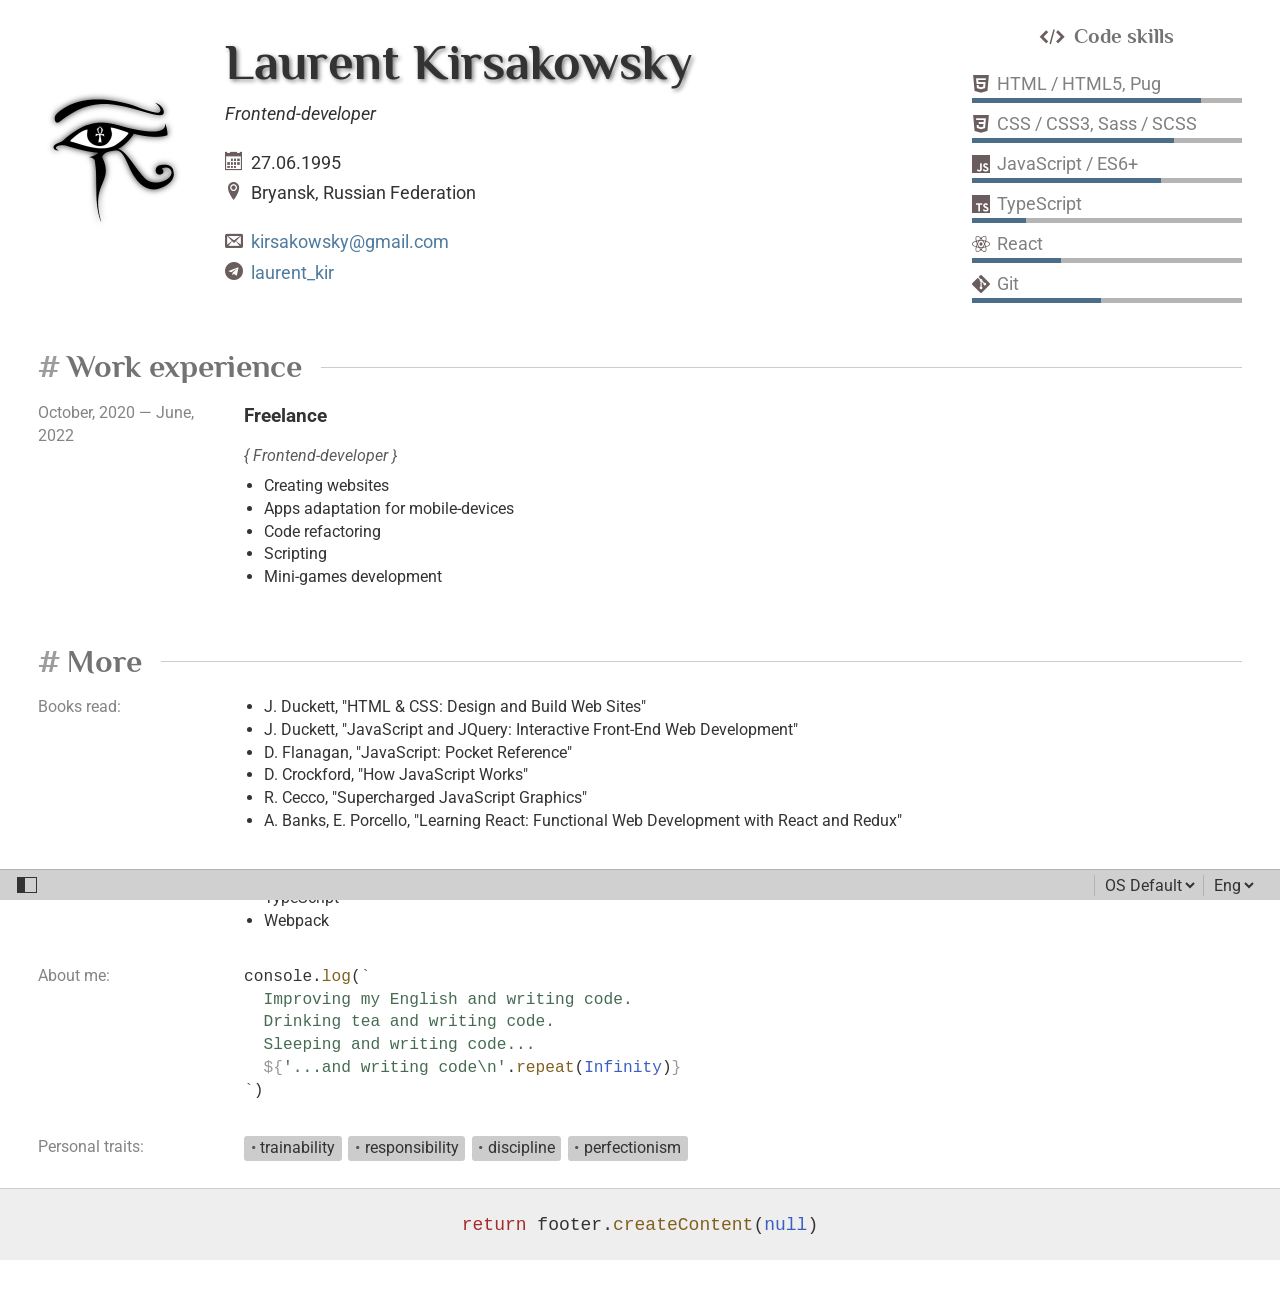
<file: index.html>
<!DOCTYPE html>
<html lang="ru">
  <head>
    <meta charset="utf-8">
    <meta name="viewport" content="width=device-width, initial-scale=1.0">
    <title>Resume</title>
    <link rel="shortcut icon" href="favicon.png">
    <link rel="preconnect" href="https://fonts.googleapis.com">
    <link rel="preconnect" href="https://fonts.gstatic.com" crossorigin>
    <link rel="stylesheet" href="https://fonts.googleapis.com/css2?family=Philosopher:wght@700&family=Roboto&display=swap">
    <link rel="stylesheet" href="style.css">
    <script src="script.js" defer></script>
  </head>
  <body>
    <div style="position:absolute;visibility:hidden;">a|а<b class="heading">a|а</b></div>
    <aside class="sidebar json"></aside>
    <main class="main">
      <header>
        <section class="info">
          <img class="info__avatar" src="avatar.png" alt="Avatar" width="151">
          <div class="info__body">
            <h1 class="heading info__name" data-ru="Лоран Кирсаковский">Laurent Kirsakowsky</h1>
            <div style="margin-bottom: 1em;"><em>Frontend-developer</em></div>
            <div><i class="icon-date"></i>27.06.1995</div>
            <div><i class="icon-location"></i><span data-ru="Россия, г. Брянск">Bryansk, Russian Federation</span></div>
            <adress class="info__contacts">
              <div><i class="icon-mail"></i><a class="info__link" href="mailto:kirsakowsky@gmail.com">kirsakowsky@gmail.com</a></div>
              <div><i class="icon-tg"></i><a class="info__link" href="https://t.me/laurent_kir">laurent_kir</a></div>
            </adress>
          </div>
        </section>
        <aside class="skills">
          <h3 class="heading skills__title"><i class="icon-code"></i><span data-ru="Тех. навыки">Code skills</span></h3>
          <div class="skills__body">
            <div class="skill" style="--exp:85%;">
              <div class="skill__name"><i class="icon-html"></i>HTML / HTML5, Pug</div>
              <div class="skill__track"></div>
            </div>
            <div class="skill" style="--exp:75%;">
              <div class="skill__name"><i class="icon-css"></i>CSS / CSS3, Sass / SCSS</div>
              <div class="skill__track"></div>
            </div>
            <div class="skill" style="--exp:70%;">
              <div class="skill__name"><i class="icon-js"></i>JavaScript / ES6+</div>
              <div class="skill__track"></div>
            </div>
            <div class="skill" style="--exp:20%;">
              <div class="skill__name"><i class="icon-ts"></i>TypeScript</div>
              <div class="skill__track"></div>
            </div>
            <div class="skill" style="--exp:33%;">
              <div class="skill__name"><i class="icon-react"></i>React</div>
              <div class="skill__track"></div>
            </div>
            <div class="skill" style="--exp:48%;">
              <div class="skill__name"><i class="icon-git"></i>Git</div>
              <div class="skill__track"></div>
            </div>
          </div>
        </aside>
      </header>
      <section class="section experience">
        <h3 class="heading section__title" data-ru="Опыт работы">Work experience</h3>
        <div class="block job">
          <div class="block__label job__label"><span data-ru="Октябрь">October</span>, 2020 &mdash; <span data-ru="Июнь">June</span>, 2022</div>
          <div class="block__info">
            <h4 class="job__title" data-ru="Фриланс">Freelance</h4>
            <div class="job__kind">Frontend-developer</div>
            <ul>
              <li data-ru="Верстка сайтов">Creating websites</li>
              <li data-ru="Адаптация приложений под мобильные девайсы">Apps adaptation for mobile-devices</li>
              <li data-ru="Рефакторинг кода">Code refactoring</li>
              <li data-ru="Написание скриптов">Scripting</li>
              <li data-ru="Разработка мини-игр">Mini-games development</li>
            </ul>
          </div>
        </div>
      </section>
      <section class="section more">
        <h3 class="heading section__title" data-ru="Доп. информация">More</h3>
        <div class="block">
          <div class="block__label" data-ru="Прочитанные книги">Books read</div>
          <div class="block__info">
            <ul>
              <li data-ru="Дж. Дакетт, &quot;HTML и CSS. Разработка и создание веб-сайтов&quot;">J. Duckett, "HTML & CSS: Design and Build Web Sites"</li>
              <li data-ru="Дж. Дакетт, &quot;JavaScript и jQuery. Интерактивная веб-разработка&quot;">J. Duckett, "JavaScript and JQuery: Interactive Front-End Web Development"</li>
              <li data-ru="Д. Флэнаган, &quot;JavaScript. Карманный справочник&quot;">D. Flanagan, "JavaScript: Pocket Reference"</li>
              <li data-ru="Д. Крокфорд, &quot;Как устроен JavaScript&quot;">D. Crockford, "How JavaScript Works"</li>
              <li data-ru="Р. Чекко, &quot;Графика на JavaScript&quot;">R. Cecco, "Supercharged JavaScript Graphics"</li>
              <li data-ru="А. Бэнкс, Е. Порселло, &quot;React и Redux. Функциональная веб-разработка&quot;">A. Banks, E. Porcello, "Learning React: Functional Web Development with React and Redux"</li>
            </ul>
          </div>
        </div>
        <div class="block">
          <div class="block__label" data-ru="Изучаю сейчас">In learning</div>
          <div class="block__info">
            <ul>
              <li>React</li>
              <li>TypeScript</li>
              <li>Webpack</li>
            </ul>
          </div>
        </div>
        <div class="block">
          <div class="block__label" data-ru="Обо мне">About me</div>
          <div class="block__info">
            <code>
              console.<span class="token-func">log</span>(<span class="token-string about">&grave;
                <span data-ru="Совершенствую английский и пишу код.">Improving my English and writing code.</span>
                <span data-ru="Пью чай и пишу код.">Drinking tea and writing code.</span>
                <span data-ru="Сплю и пишу код...">Sleeping and writing code...</span>
                <span class="scope-interpolation">
                  <span>${</span>
                  <span class="token-string" data-ru="'...и пишу код\n'">'...and writing code\n'</span>.
                  <span class="token-func">repeat</span>(<span class="token-constant">Infinity</span>)
                  <span>}</span>
                </span>
              &grave;</span>)
            </code>
          </div>
        </div>
        <div class="block">
          <div class="block__label" data-ru="Личные качества">Personal traits</div>
          <div class="block__info">
            <span class="tags">
              <span class="tag" data-ru="обучаемость">trainability</span>
              <span class="tag" data-ru="ответственность">responsibility</span>
              <span class="tag" data-ru="дисциплинированность">discipline</span>
              <span class="tag" data-ru="перфекционизм">perfectionism</span>
            </span>
          </div>
        </div>
      </section>
      <footer>
        <code>
          <span class="token-key">return</span>
          footer.<span class="token-func">createContent</span>(<span class="token-constant">null</span>)
        </code>
      </footer>
    </main>
    <div id="status-bar">
      <button id="sidebar-switcher" tabindex="-1"></button>
      <div style="display: flex;">
        <span class="select-wrapper">
          <select id="theme-switcher" tabindex="-1">
            <option value="light">Light</option>
            <option value="dark">Dark</option>
            <option value="default" selected>OS Default</option>
          </select>
        </span>
        <span class="select-wrapper">
          <select id="lang-switcher" tabindex="-1">
            <option value="en" selected>Eng</option>
            <option value="ru">Ru</option>
          </select>
        </span>
      </div>
    </div>
  </body>
</html>
</file>
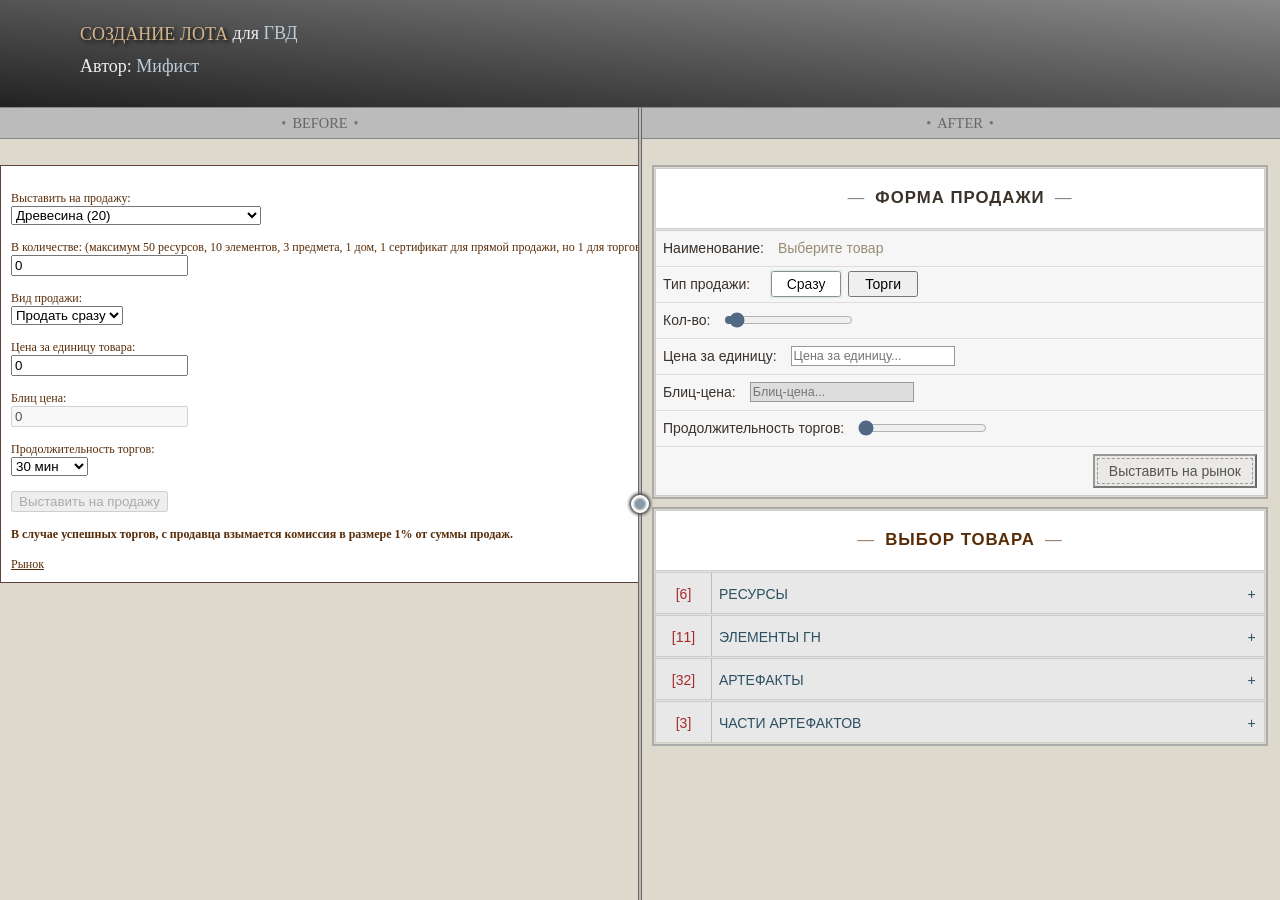
<file: hwm/auction_new_lot/index.html>
<!DOCTYPE html>
<html>
<head>
  <meta charset="utf-8">
  <meta name="viewport" content="width=device-width, initial-scale=1.0">
  <title>HWM: auction lot</title>
  <link rel="shortcut icon" href="/fav.png">
  <link rel="stylesheet" href="../preview.css">
</head>
<body>
  <div class="header">
    <a class="header__logo" href="https://heroeswm.ru" target="_blank"></a>
    <div class="header__content">
      <span class="header__name">Создание лота</span> для <a class="hwm" href="https://heroeswm.ru" title="Герои войны и денег" target="_blank">гвд</a>
      <div class="header__author">Автор: <a href="https://www.heroeswm.ru/pl_info.php?id=5781303" target="_blank">Мифист</a></div>
    </div>
  </div>
  <div class="content">
    <div class="frameBox">
      <div class="frameBox__title">before</div>
      <iframe src="old.html" class="frame"></iframe>
    </div>
    <div class="frameBox">
      <div class="frameBox__title">after</div>
      <iframe src="new.html" class="frame"></iframe>
    </div>
    <div class="range">
      <div class="range__thumb"></div>
    </div>
  </div>
  <script src="../compare.js"></script>
</body>
</html>
</file>
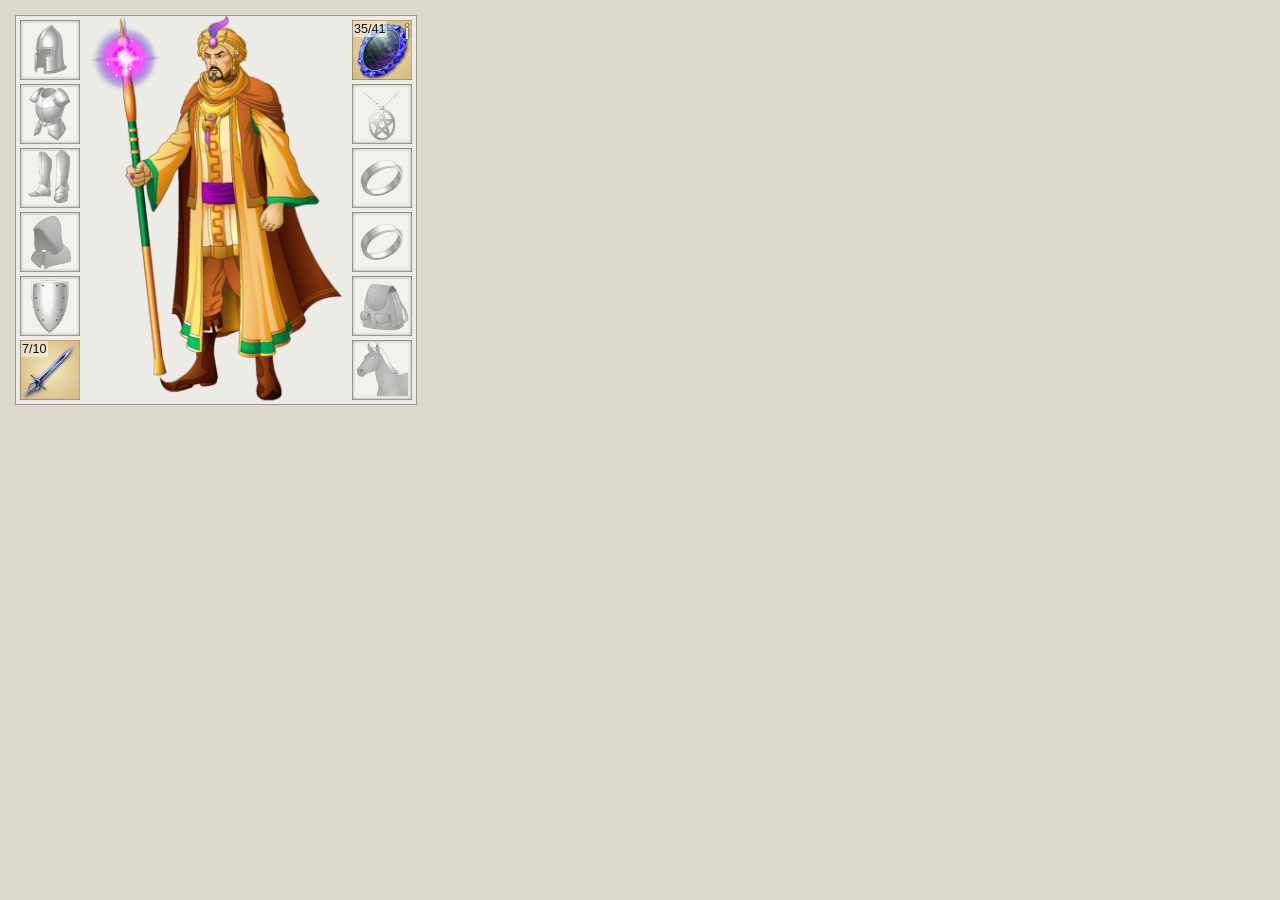
<file: hwm/mannequin/index.html>
<!DOCTYPE html>
<html lang="ru">
  <head>
    <meta charset="utf-8">
    <meta name="viewport" content="width=device-width, initial-scale=1.0">
    <title>Инвентарь: манекен</title>
    <link rel="stylesheet" href="mannequin.css">
  </head>
  <body>
    <section class="hero">
      <div class="hero__equip">
        <div class="hero__slot" data-slot="head"></div>
        <div class="hero__slot" data-slot="body"></div>
        <div class="hero__slot" data-slot="foot"></div>
        <div class="hero__slot" data-slot="back"></div>
        <div class="hero__slot" data-slot="hand-l"></div>
        <div class="hero__slot" data-slot="hand-r">
          <a class="art" href="#">
            <img class="art__img" src="img/gm_sword.png" alt="">
            <span class="art__dur">7/10</span>
          </a>
        </div>
      </div>
      <div class="hero__equip">
        <div class="hero__slot" data-slot="mirror">
          <a class="art" href="#">
            <img class="art__img" src="img/mirror.png" alt="">
            <span class="art__dur">35/41</span>
            <span class="info">i</span>
          </a>
        </div>
        <div class="hero__slot" data-slot="neck"></div>
        <div class="hero__slot" data-slot="ring"></div>
        <div class="hero__slot" data-slot="ring"></div>
        <div class="hero__slot" data-slot="bag"></div>
        <div class="hero__slot" data-slot="transport"></div>
      </div>
    </section>
  </body>
</html>
</file>
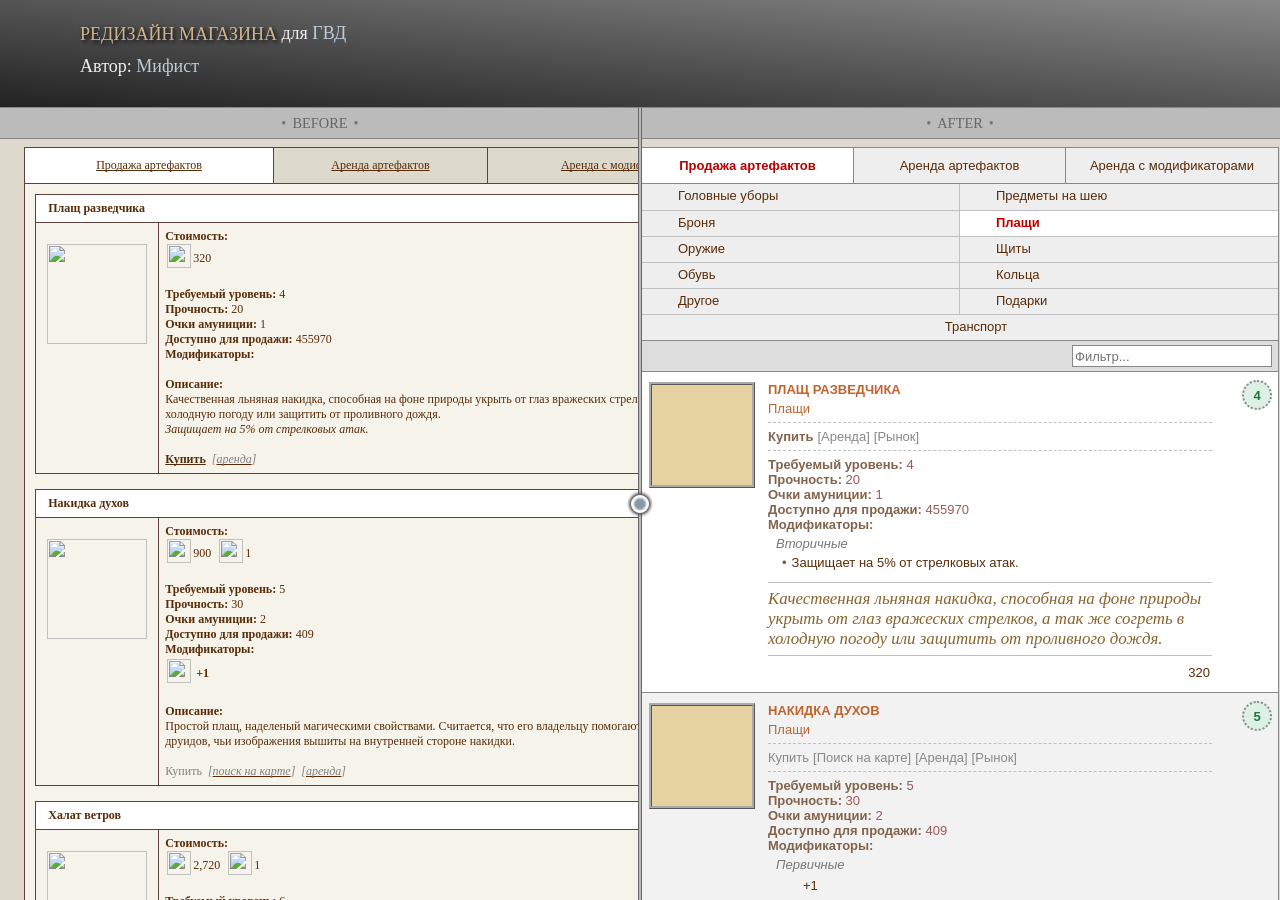
<file: hwm/shop/index.html>
<!DOCTYPE html>
<html>
<head>
  <meta charset="utf-8">
  <meta name="viewport" content="width=device-width, initial-scale=1.0">
  <title>HWM: shop redesign</title>
  <link rel="shortcut icon" href="/fav.png">
  <link rel="stylesheet" href="../preview.css">
</head>
<body>
  <div class="header">
    <a class="header__logo" href="https://heroeswm.ru" target="_blank"></a>
    <div class="header__content">
      <span class="header__name">Редизайн магазина</span> для <a class="hwm" href="https://heroeswm.ru" title="Герои войны и денег" target="_blank">гвд</a>
      <div class="header__author">Автор: <a href="https://www.heroeswm.ru/pl_info.php?id=5781303" target="_blank">Мифист</a></div>
    </div>
  </div>
  <div class="content">
    <div class="frameBox">
      <div class="frameBox__title">before</div>
      <iframe src="old.html" class="frame"></iframe>
    </div>
    <div class="frameBox">
      <div class="frameBox__title">after</div>
      <iframe src="new.html" class="frame"></iframe>
    </div>
    <div class="range">
      <div class="range__thumb"></div>
    </div>
  </div>
  <script src="../compare.js"></script>
</body>
</html>
</file>
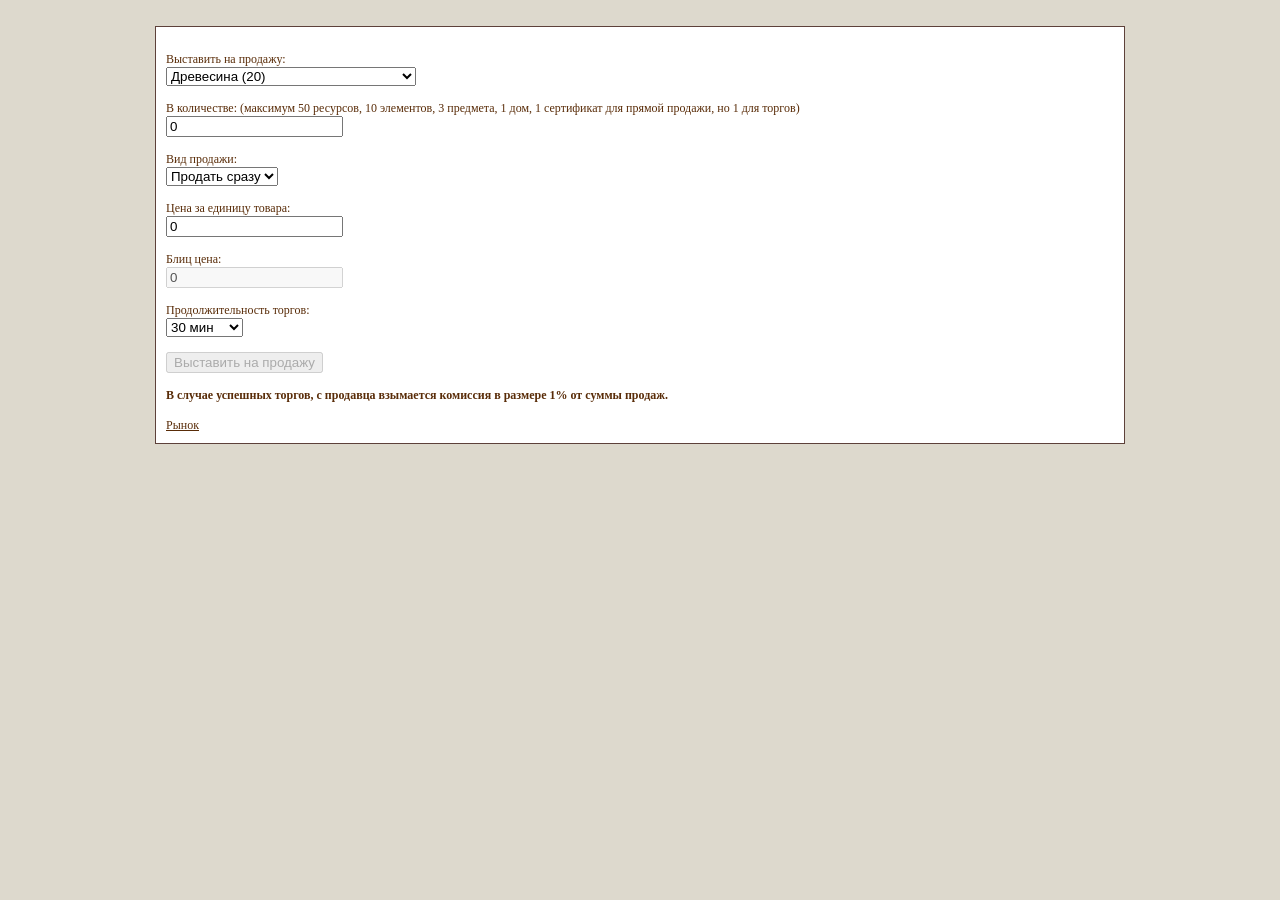
<file: hwm/auction_new_lot/old.html>
<!DOCTYPE html>
<html>
<head>
  <meta charset="utf-8">
  <meta name="viewport" content="width=device-width, initial-scale=1.0">
  <title>Old</title>
  <style>a{font-size:9pt;color:#592c08;font-family:verdana,geneva,arial cyr;text-decoration-skip-ink: none;}td{font-size:9pt;color:#592c08;font-family:verdana,geneva,arial cyr}.wbwhite{border-collapse:collapse;border:1px #5d413a solid;background-color:#ffffff}</style>
  <style>body {background: #ddd9cd;margin: 0;padding: 0;color: #592c08;font-family: Verdana;font-size: 12px;padding-top: 2.2em;}</style>
</head>
<body>
<center>
<table cellpadding="0" border="0" cellspacing="0" width="970"><tbody><tr><td><table class="wbwhite" width="100%" cellpadding="10"><tbody><tr><td><br><form name="f" method="post">Выставить на продажу:<br>
<script>var com1_text = '<b>В случае успешных торгов, с продавца взымается комиссия в размере 1% от суммы продаж.</b>';var share_com_text = '<b>В случае успешных торгов, с продавца акции взымается комиссия в размере 5% от суммы продаж.</b>';function check_selection() {var sel = document.getElementById('sel');var value = sel.options[sel.selectedIndex].value;document.getElementById('warning').innerHTML = '';document.getElementById('price_desc').innerHTML = 'Цена за единицу товара:';document.forms.f.atype.disabled = false;document.getElementById('comiss_text').innerHTML = com1_text;document.getElementById('duration').options[0].disabled=false;document.getElementById('duration').options[1].disabled=false;document.getElementById('duration').options[2].disabled=false;document.getElementById('duration').options[6].disabled=false;document.getElementById('duration').options[7].disabled=false;if (value.substr(0, 8) == 'ARTPART_'){document.getElementById('count').value = 20;document.forms.f.count.disabled = true;document.getElementById('warning').innerHTML = '<b>Внимание! Особые условия!:</b> вы продаете 20 частей, <b>но покупатель получит только одну, 19 частей списывается как комиссия.</b>';document.getElementById('price_desc').innerHTML = '<b>Цена за все части</b>:';}else if (value.substr(0, 5) == 'CERT_' || value.substr(0, 4) == 'DOM_'){document.getElementById('count').value = 1;document.forms.f.count.disabled = true;}else if (value.substr(0, 6) == 'SHARE_'){document.getElementById('count').value = 1;document.forms.f.count.disabled = true;document.forms.f.atype.value = 2;document.forms.f.atype.disabled = true;document.forms.f.bliz_price.disabled = true;document.forms.f.bliz_price.value = 0;console.log(document.getElementById('duration').options[0]);document.getElementById('duration').options[0].disabled=true;document.getElementById('duration').options[1].disabled=true;document.getElementById('duration').options[2].disabled=true;document.getElementById('duration').options[6].disabled=true;document.getElementById('duration').options[7].disabled=true;if (document.forms.f.duration.value <= 3 || document.forms.f.duration.value >= 7) document.forms.f.duration.value = 4;document.getElementById('comiss_text').innerHTML = share_com_text;}else{document.forms.f.count.disabled = false;document.getElementById('count').value = 0;if (document.forms.f.atype.value == 2) document.forms.f.count.value = 1;}if (document.forms.f.atype.value == 2 && value.substr(0, 6) != 'SHARE_') document.forms.f.bliz_price.disabled = false;if (document.forms.f.atype.value == 2 && value.substr(0, 8) != 'ARTPART_') document.getElementById('price_desc').innerHTML = 'Начальная цена:';}</script>
<select id="sel" name="item" onchange="check_selection();"><option value="wood">Древесина (20)</option><option value="ore">Руда (20)</option><option value="mercury">Ртуть (10)</option><option value="sulphur">Сера (10)</option><option value="crystal">Кристаллы (10)</option><option value="gem">Самоцветы (10)</option><option value="">------------</option><option value="EL_42">абразив (20)</option><option value="EL_43">змеиный яд (20)</option><option value="EL_46">клык тигра (20)</option><option value="EL_44">ледяной кристалл (20)</option><option value="EL_45">лунный камень (20)</option><option value="EL_40">огненный кристалл (20)</option><option value="EL_37">осколок метеорита (20)</option><option value="EL_41">цветок ведьм (20)</option><option value="EL_39">цветок ветров (20)</option><option value="EL_78">цветок папоротника (20)</option><option value="EL_38">ядовитый гриб (20)</option><option value="">------------</option><option value="rarmor1@356793472">Броня разбойника 15/25 [i]</option><option value="tj_mtuf1@322148943">Великие туфли времён 38/49 [i]</option><option value="dun_armor1@361865591">Великий доспех подземелий 64/72 [i]</option><option value="staff_v1@350169583">Великий посох времён 13/20 [i]</option><option value="vscroll-1@330187498">Великий свиток времён 14/49 [i]</option><option value="ankh1@366921639">Золотой анх 28/39 [i]</option><option value="p_dag1@335558832">Кинжал пирата-капитана 35/43 [i]</option><option value="pn_ring1@348629125">Кольцо пирата-капитана 23/43 [i]</option><option value="pn_ring1@348634915">Кольцо пирата-капитана 13/30 [i]</option><option value="necrohelm2@194558599">Корона лича 14/22 [i]</option><option value="bal_cube@283041146">Куб равноправия 16/27 [i]</option><option value="rbow1@363558258">Лук разбойника 55/70 [i]</option><option value="scloack8@406362879">Маскировочный плащ 25/30</option><option value="gm_sword@388402338">Меч великого охотника 8/10</option><option value="sh_sword@379976133">Меч зверобоя 1/15</option><option value="sh_sword@395558639">Меч зверобоя 13/15</option><option value="sarmor9@402210292">Мифриловая кольчуга 5/40</option><option value="tj_magam1@337782759">Мифриловый амулет времён 2/20 [i]</option><option value="obereg@327124743">Оберег 7/50</option><option value="verve_ring@402099945">Перстень вдохновения 4/18</option><option value="p_pistol1@358512677">Пистолет пирата-капитана 50/50 [i]</option><option value="p_pistol1@358519398">Пистолет пирата-капитана 5/28 [i]</option><option value="p_cloak1@339205795">Плащ пирата-капитана 52/61 [i]</option><option value="rcloak1@371132399">Плащ разбойника 25/26 [i]</option><option value="sboots9@406349127">Солдатские сапоги 16/30</option><option value="gm_3arrows@412186243">Стрелы великого охотника 10/10</option><option value="samul8@401814296">Счастливая подкова 14/30</option><option value="polkboots1@273249008">Тяжёлые сапоги полководца 9/20 [i]</option><option value="rhelm1@343797318">Шлем разбойника 29/39 [i]</option><option value="p_sword1@274284791">Шпага пирата-капитана 38/56 [i]</option><option value="shield_14y@410180212">Щит наследия 30/30 [i]</option><option value="shield_14y@410181746">Щит наследия 30/30 [i]</option><option value="">------------</option><option value="ARTPART_imp_crossbow">Части "Имперский арбалет" (94)</option><option value="ARTPART_heaven_helm">Части "Небесная диадема" (24)</option><option value="ARTPART_heaven_armr">Части "Небесный доспех" (31)</option></select>
<br><br>В количестве: (максимум 50 ресурсов, 10 элементов, 3 предмета, 1 дом, 1 сертификат для прямой продажи, но 1 для торгов)<br><input type="text" onkeyup="check_count()" id="count" name="count" value="0" style="width:100;">&nbsp;&nbsp;<div id="warning" style="display: inline;"></div><br><br>Вид продажи:<br>
<select name="atype" onchange="check(0)"><option value="1" selected="">Продать сразу</option><option value="2">Торги</option></select>
<br><br><div id="price_desc" style="display: inline;">Цена за единицу товара:</div><br><input type="text" name="price" style="width:100;" value="0"><br><br>Блиц&nbsp;цена:<br><input type="text" name="bliz_price" style="width:100;" value="0" disabled=""><br><br>Продолжительность торгов:<br><select id="duration" name="duration"><option value="1" selected="">30 мин</option><option value="2">1 час</option><option value="3">3 часа</option><option value="4">6 часов</option><option value="5">12 часов</option><option value="6">1 день</option><option value="7">2 дня</option><option value="8">3 дня</option></select><br><br><input type="submit" value="Выставить на продажу" disabled><br><br><div style="display: inline;" name="comiss_text" id="comiss_text"><b>В случае успешных торгов, с продавца взымается комиссия в размере 1% от суммы продаж.</b></div><br><br><a href="auction.php">Рынок</a></form></td></tr></tbody></table>
<script>function check(conf){if (document.forms.f.atype.value == 2){document.forms.f.bliz_price.disabled = false;document.forms.f.count.value = 1;}else{document.forms.f.bliz_price.disabled = true;document.forms.f.bliz_price.value = 0;document.forms.f.count.disabled = false;}if (!conf) check_selection();}function check_count(){if (document.forms.f.atype.value == 2){document.forms.f.count.value = 1;}}check(0);</script>
</td></tr></tbody></table>
</center>
</body>
</html>
</file>
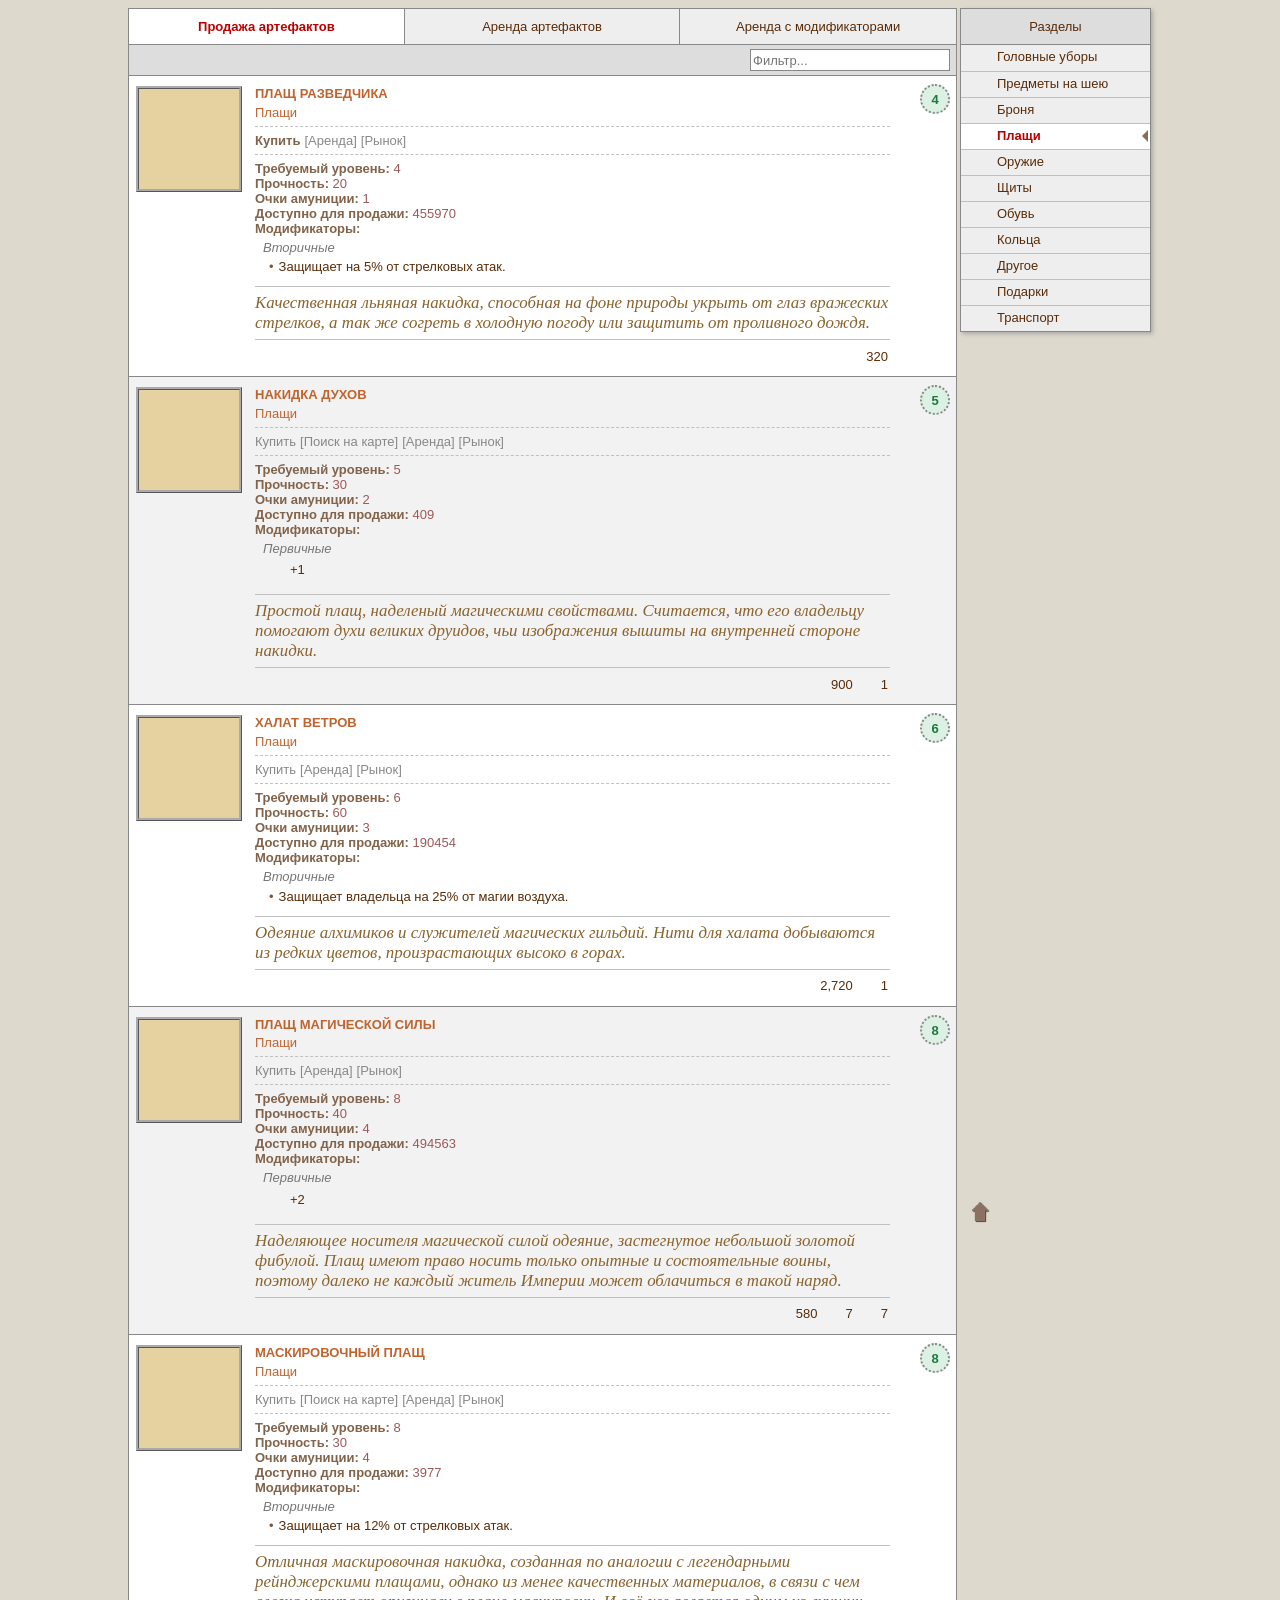
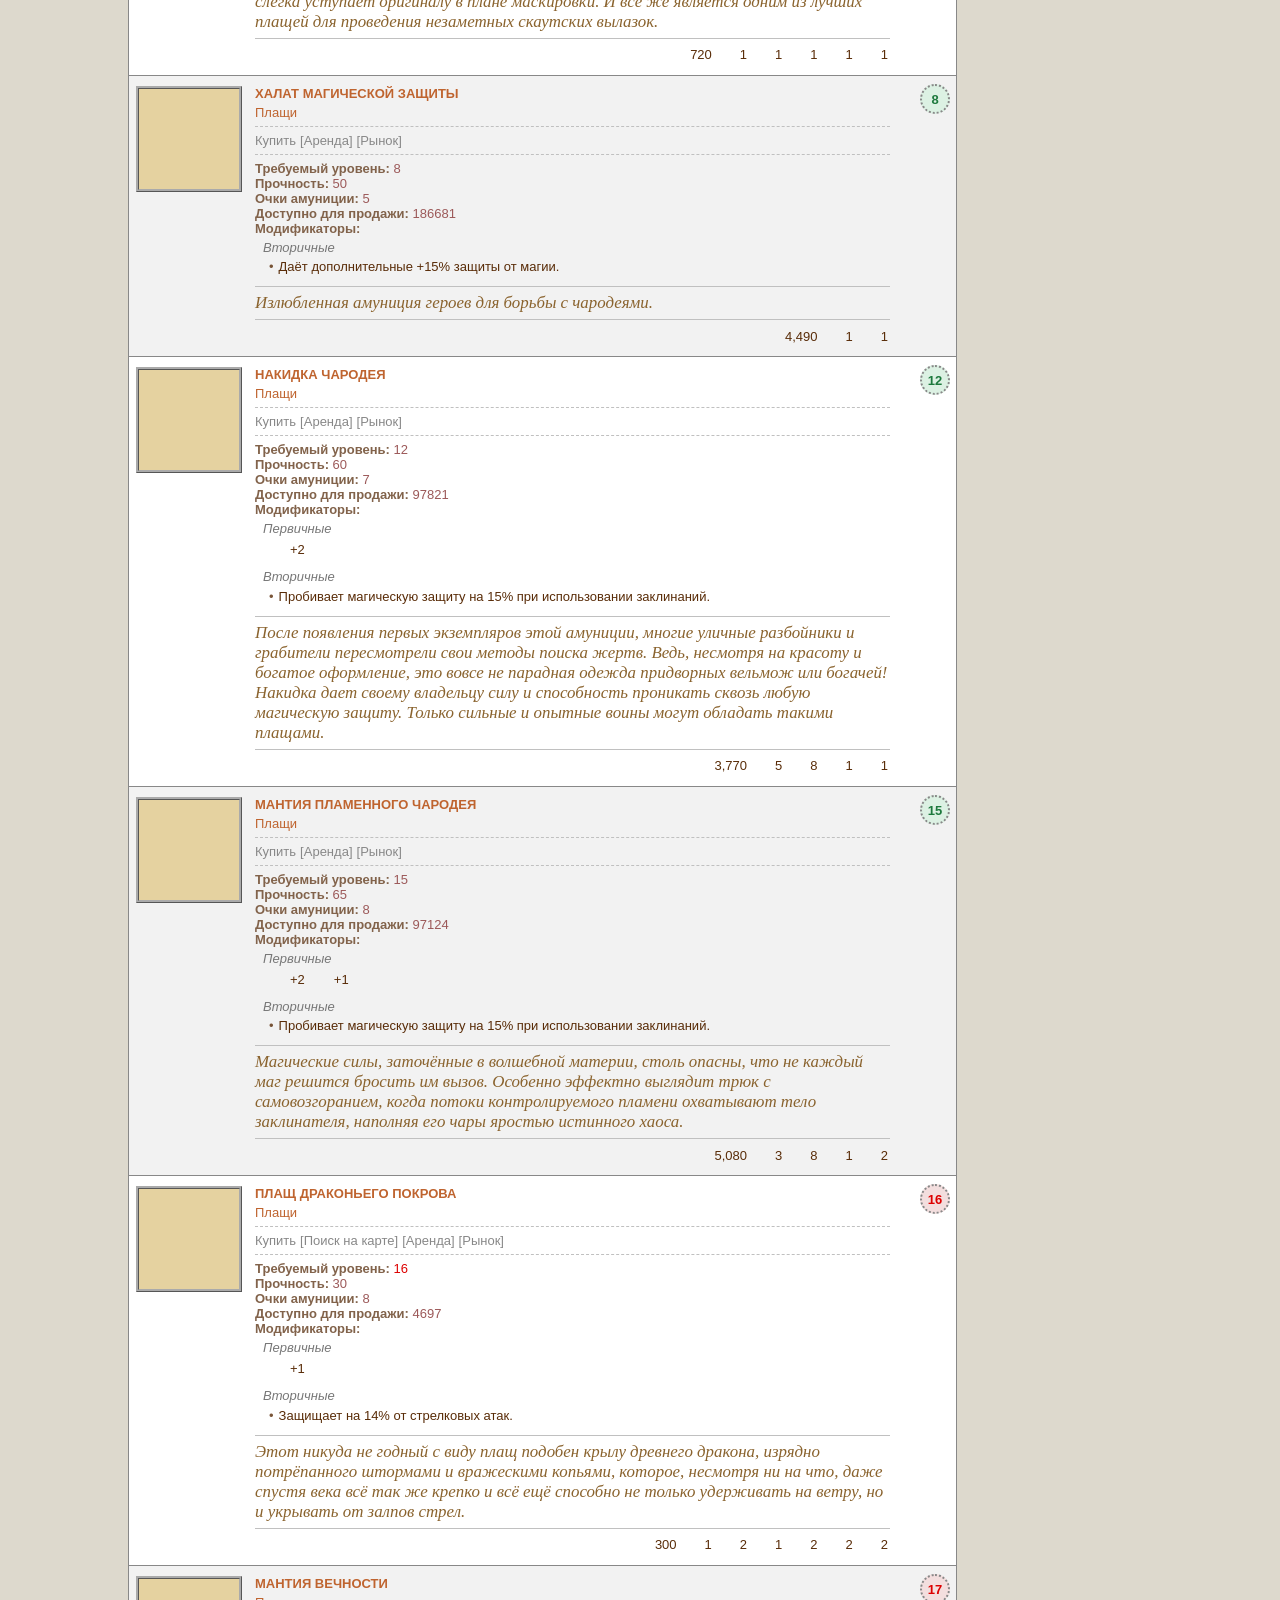
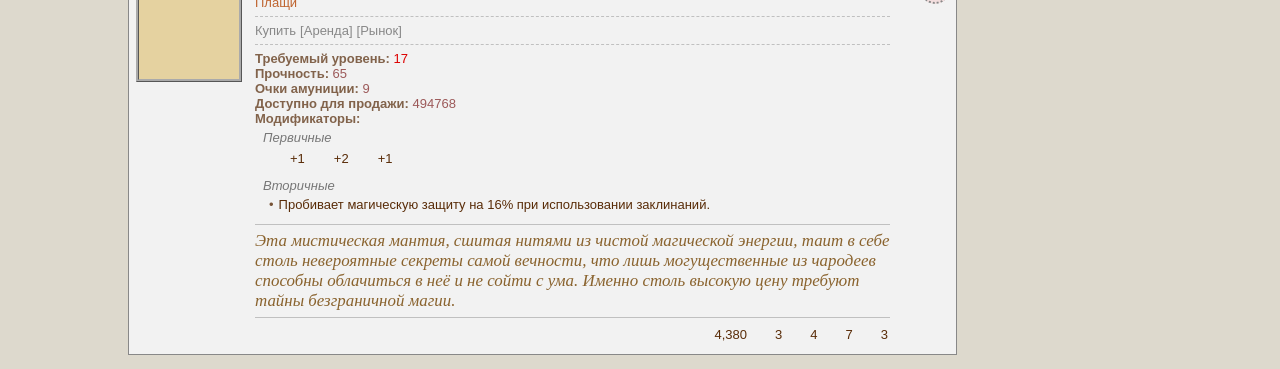
<file: hwm/shop/new.html>
<!DOCTYPE html>
<html id="top">
<head>
  <meta charset="utf-8">
  <meta name="viewport" content="width=device-width, initial-scale=1.0">
  <title>New</title>
  <style>body{margin:0;padding:0;background-color:#ddd9cd;}</style>
  <link rel="stylesheet" href="style.css">
</head>
<body>
  <div class="shopContainer shop--loaded">
    <div class="newShop" data-params="">
      <div class="shop__main">
        <div class="shop__tabs">
          <a href="#" class="shop__tab">Продажа артефактов</a>
          <a href="#" class="shop__tab">Аренда артефактов</a>
          <a href="#" class="shop__tab">Аренда с модификаторами</a>
        </div>
        <div class="shop__nav-wrap">
          <div class="shop__nav-box">
            <div class="shop__tab">Разделы</div>
            <div class="shop__nav">
              <a href="#helm" id="s-helm">Головные уборы</a>
              <a href="#necklace" id="s-necklace">Предметы на шею</a>
              <a href="#cuirass" id="s-cuirass">Броня</a>
              <a href="#" id="s-cloack">Плащи</a>
              <a href="#weapon" id="s-weapon">Оружие</a>
              <a href="#shield" id="s-shield">Щиты</a>
              <a href="#boots" id="s-boots">Обувь</a>
              <a href="#ring" id="s-ring">Кольца</a>
              <a href="#other" id="s-other">Другое</a>
              <a href="#gift" id="s-gift">Подарки</a>
              <a href="#transport" id="s-transport">Транспорт</a>
              <span id="nav-flag"></span>
            </div>
          </div>
          <div id="toTop"><a href="#top" tabindex="-1"></a></div>
        </div>
        <div class="shop__filter">
          <span></span>
          <input type="text" id="shop__filter" placeholder="Фильтр...">
          <script>
            (function(elem) {
              var output = elem.previousElementSibling, timer, arts;

              elem.addEventListener('input', function(e) {
                var val = this.value.toLowerCase(), counter = 0;

                if (!arts) arts = [].slice.call(elem.parentNode.nextElementSibling.children);

                timer && clearTimeout(timer);

                timer = setTimeout(function() {
                  arts.forEach(function(art) {
                    if (!val) return ++counter && art.removeAttribute('hidden');

                    var text = art.textContent.toLowerCase();

                    if (text.indexOf(val) >= 0) ++counter && art.removeAttribute('hidden');
                    else art.setAttribute('hidden', '');
                  });

                  output.textContent = val ? counter : '';
                }, 400);
              });
            })(document.getElementById('shop__filter'));
          </script>
        </div>
        <div class="shop__arts-box">
          <div class="art"><div class="art__block art__block--left"><a class="art__img" href="#"><span style="background-image: url(https://dcdn.heroeswm.ru/i/artifacts/cloack_b.png)"></span></a></div><div class="art__block art__block--center"><div class="art__name"><a href="#">Плащ разведчика</a></div><div class="art__type">Плащи</div><div class="art__buy"><a href="#buy" class="a-link a-buy" target="newShopFrame">Купить</a><a href="#rent">Аренда</a><a href="#auction">Рынок</a></div><div class="art__properties"><div class="art__prop a-lvl">Требуемый уровень: <span>4</span></div><div class="art__prop">Прочность: <span>20</span></div><div class="art__prop">Очки амуниции: <span>1</span></div><div class="art__prop">Доступно для продажи: <span>455970</span></div><div class="art__prop">Модификаторы:</div><div class="art__modifiers-box"><div class="art__modifiers art__modifiers--secondary"><div class="modifier">Защищает на 5% от стрелковых атак.</div></div></div></div><div class="art__descr">Качественная льняная накидка, способная на фоне природы укрыть от глаз вражеских стрелков, а так же согреть в холодную погоду или защитить от проливного дождя.</div><div class="art__cost"><span class="res res--gold">320</span></div></div><div class="art__block art__block--right"><div class="art__level a-lvl"><span>4</span></div></div></div>
          <div class="art"><div class="art__block art__block--left"><a class="art__img" href="#"><span style="background-image: url(https://dcdn1.heroeswm.ru/i/artifacts/_soulcape_b.png)"></span></a></div><div class="art__block art__block--center"><div class="art__name"><a href="#">Накидка духов</a></div><div class="art__type">Плащи</div><div class="art__buy"><a href="#" class="a-link a-buy" tabindex="-1">Купить</a><a href="#map">Поиск на карте</a><a href="#rent">Аренда</a><a href="#auction">Рынок</a></div><div class="art__properties"><div class="art__prop a-lvl">Требуемый уровень: <span>5</span></div><div class="art__prop">Прочность: <span>30</span></div><div class="art__prop">Очки амуниции: <span>2</span></div><div class="art__prop">Доступно для продажи: <span>409</span></div><div class="art__prop">Модификаторы:</div><div class="art__modifiers-box"><div class="art__modifiers art__modifiers--primary"><div class="modifier modifier--magicpower"><span>+1</span></div></div></div></div><div class="art__descr">Простой плащ, наделеный магическими свойствами. Считается, что его владельцу  помогают духи великих друидов, чьи изображения вышиты на внутренней стороне накидки.</div><div class="art__cost"><span class="res res--gold">900</span><span class="res res--sulfur">1</span><span class="res-in-gold">1,260</span></div></div><div class="art__block art__block--right"><div class="art__level a-lvl"><span>5</span></div></div></div>
          <div class="art"><div class="art__block art__block--left"><a class="art__img" href="#"><span style="background-image: url(https://dcdn.heroeswm.ru/i/artifacts/antiair_cape_b.png)"></span></a></div><div class="art__block art__block--center"><div class="art__name"><a href="#">Халат ветров</a></div><div class="art__type">Плащи</div><div class="art__buy"><a href="#" class="a-link a-buy" tabindex="-1">Купить</a><a href="#rent">Аренда</a><a href="#auction">Рынок</a></div><div class="art__properties"><div class="art__prop a-lvl">Требуемый уровень: <span>6</span></div><div class="art__prop">Прочность: <span>60</span></div><div class="art__prop">Очки амуниции: <span>3</span></div><div class="art__prop">Доступно для продажи: <span>190454</span></div><div class="art__prop">Модификаторы:</div><div class="art__modifiers-box"><div class="art__modifiers art__modifiers--secondary"><div class="modifier">Защищает владельца на 25% от магии воздуха.</div></div></div></div><div class="art__descr">Одеяние алхимиков и служителей магических гильдий. Нити для халата добываются из редких цветов, произрастающих высоко в горах.</div><div class="art__cost"><span class="res res--gold">2,720</span><span class="res res--sulfur">1</span><span class="res-in-gold">3,080</span></div></div><div class="art__block art__block--right"><div class="art__level a-lvl"><span>6</span></div></div></div>
          <div class="art"><div class="art__block art__block--left"><a class="art__img" href="#"><span style="background-image: url(https://dcdn1.heroeswm.ru/i/artifacts/powercape_b.png)"></span></a></div><div class="art__block art__block--center"><div class="art__name"><a href="#">Плащ магической силы</a></div><div class="art__type">Плащи</div><div class="art__buy"><a href="#" class="a-link a-buy" tabindex="-1">Купить</a><a href="#rent">Аренда</a><a href="#auction">Рынок</a></div><div class="art__properties"><div class="art__prop a-lvl">Требуемый уровень: <span>8</span></div><div class="art__prop">Прочность: <span>40</span></div><div class="art__prop">Очки амуниции: <span>4</span></div><div class="art__prop">Доступно для продажи: <span>494563</span></div><div class="art__prop">Модификаторы:</div><div class="art__modifiers-box"><div class="art__modifiers art__modifiers--primary"><div class="modifier modifier--magicpower"><span>+2</span></div></div></div></div><div class="art__descr">Наделяющее носителя магической силой одеяние, застегнутое небольшой золотой фибулой. Плащ имеют право носить только опытные и состоятельные воины, поэтому далеко не каждый житель Империи может облачиться в такой наряд.</div><div class="art__cost"><span class="res res--gold">580</span><span class="res res--mercury">7</span><span class="res res--sulfur">7</span><span class="res-in-gold">5,620</span></div></div><div class="art__block art__block--right"><div class="art__level a-lvl"><span>8</span></div></div></div>
          <div class="art"><div class="art__block art__block--left"><a class="art__img" href="#"><span style="background-image: url(https://dcdn1.heroeswm.ru/i/artifacts/scloack8_b.png)"></span></a></div><div class="art__block art__block--center"><div class="art__name"><a href="#">Маскировочный плащ</a></div><div class="art__type">Плащи</div><div class="art__buy"><a href="#" class="a-link a-buy" tabindex="-1">Купить</a><a href="#map">Поиск на карте</a><a href="#rent">Аренда</a><a href="#auction">Рынок</a></div><div class="art__properties"><div class="art__prop a-lvl">Требуемый уровень: <span>8</span></div><div class="art__prop">Прочность: <span>30</span></div><div class="art__prop">Очки амуниции: <span>4</span></div><div class="art__prop">Доступно для продажи: <span>3977</span></div><div class="art__prop">Модификаторы:</div><div class="art__modifiers-box"><div class="art__modifiers art__modifiers--secondary"><div class="modifier">Защищает на 12% от стрелковых атак.</div></div></div></div><div class="art__descr">Отличная маскировочная накидка, созданная по аналогии с легендарными рейнджерскими плащами, однако из менее качественных материалов, в связи с чем слегка уступает оригиналу в плане маскировки. И всё же является одним из лучших плащей для проведения незаметных скаутских вылазок.</div><div class="art__cost"><span class="res res--gold">720</span><span class="res res--wood">1</span><span class="res res--ore">1</span><span class="res res--sulfur">1</span><span class="res res--crystals">1</span><span class="res res--gems">1</span><span class="res-in-gold">2,160</span></div></div><div class="art__block art__block--right"><div class="art__level a-lvl"><span>8</span></div></div></div>
          <div class="art"><div class="art__block art__block--left"><a class="art__img" href="#"><span style="background-image: url(https://dcdn2.heroeswm.ru/i/artifacts/antimagic_cape_b.png)"></span></a></div><div class="art__block art__block--center"><div class="art__name"><a href="#">Халат магической защиты</a></div><div class="art__type">Плащи</div><div class="art__buy"><a href="#" class="a-link a-buy" tabindex="-1">Купить</a><a href="#rent">Аренда</a><a href="#auction">Рынок</a></div><div class="art__properties"><div class="art__prop a-lvl">Требуемый уровень: <span>8</span></div><div class="art__prop">Прочность: <span>50</span></div><div class="art__prop">Очки амуниции: <span>5</span></div><div class="art__prop">Доступно для продажи: <span>186681</span></div><div class="art__prop">Модификаторы:</div><div class="art__modifiers-box"><div class="art__modifiers art__modifiers--secondary"><div class="modifier">Даёт дополнительные +15% защиты от магии.</div></div></div></div><div class="art__descr">Излюбленная амуниция героев для борьбы с чародеями.</div><div class="art__cost"><span class="res res--gold">4,490</span><span class="res res--sulfur">1</span><span class="res res--gems">1</span><span class="res-in-gold">5,210</span></div></div><div class="art__block art__block--right"><div class="art__level a-lvl"><span>8</span></div></div></div>
          <div class="art"><div class="art__block art__block--left"><a class="art__img" href="#"><span style="background-image: url(https://dcdn1.heroeswm.ru/i/artifacts/wiz_cape_b.png)"></span></a></div><div class="art__block art__block--center"><div class="art__name"><a href="#">Накидка чародея</a></div><div class="art__type">Плащи</div><div class="art__buy"><a href="#" class="a-link a-buy" tabindex="-1">Купить</a><a href="#rent">Аренда</a><a href="#auction">Рынок</a></div><div class="art__properties"><div class="art__prop a-lvl">Требуемый уровень: <span>12</span></div><div class="art__prop">Прочность: <span>60</span></div><div class="art__prop">Очки амуниции: <span>7</span></div><div class="art__prop">Доступно для продажи: <span>97821</span></div><div class="art__prop">Модификаторы:</div><div class="art__modifiers-box"><div class="art__modifiers art__modifiers--primary"><div class="modifier modifier--magicpower"><span>+2</span></div></div><div class="art__modifiers art__modifiers--secondary"><div class="modifier">Пробивает магическую защиту на 15% при использовании заклинаний.</div></div></div></div><div class="art__descr">После появления первых экземпляров этой амуниции, многие уличные разбойники и грабители пересмотрели свои методы поиска жертв. Ведь, несмотря на красоту и богатое оформление, это вовсе не парадная одежда придворных вельмож или богачей! Накидка дает своему владельцу силу и способность проникать сквозь любую магическую защиту. Только сильные и опытные воины могут обладать такими плащами.</div><div class="art__cost"><span class="res res--gold">3,770</span><span class="res res--mercury">5</span><span class="res res--sulfur">8</span><span class="res res--crystals">1</span><span class="res res--gems">1</span><span class="res-in-gold">9,170</span></div></div><div class="art__block art__block--right"><div class="art__level a-lvl"><span>12</span></div></div></div>
          <div class="art"><div class="art__block art__block--left"><a class="art__img" href="#"><span style="background-image: url(https://dcdn1.heroeswm.ru/i/artifacts/cloackwz15_b.png)"></span></a></div><div class="art__block art__block--center"><div class="art__name"><a href="#">Мантия пламенного чародея</a></div><div class="art__type">Плащи</div><div class="art__buy"><a href="#" class="a-link a-buy" tabindex="-1">Купить</a><a href="#rent">Аренда</a><a href="#auction">Рынок</a></div><div class="art__properties"><div class="art__prop a-lvl">Требуемый уровень: <span>15</span></div><div class="art__prop">Прочность: <span>65</span></div><div class="art__prop">Очки амуниции: <span>8</span></div><div class="art__prop">Доступно для продажи: <span>97124</span></div><div class="art__prop">Модификаторы:</div><div class="art__modifiers-box"><div class="art__modifiers art__modifiers--primary"><div class="modifier modifier--magicpower"><span>+2</span></div><div class="modifier modifier--knowledge"><span>+1</span></div></div><div class="art__modifiers art__modifiers--secondary"><div class="modifier">Пробивает магическую защиту на 15% при использовании заклинаний.</div></div></div></div><div class="art__descr">Магические силы, заточённые в волшебной материи, столь опасны, что не каждый маг решится бросить им вызов. Особенно эффектно выглядит трюк с самовозгоранием, когда потоки контролируемого пламени охватывают тело заклинателя, наполняя его чары яростью истинного хаоса.</div><div class="art__cost"><span class="res res--gold">5,080</span><span class="res res--mercury">3</span><span class="res res--sulfur">8</span><span class="res res--crystals">1</span><span class="res res--gems">2</span><span class="res-in-gold">10,120</span></div></div><div class="art__block art__block--right"><div class="art__level a-lvl"><span>15</span></div></div></div>
          <div class="art art--unavailable"><div class="art__block art__block--left"><a class="art__img" href="#"><span style="background-image: url(https://dcdn.heroeswm.ru/i/artifacts/mascloack16_b.png)"></span></a></div><div class="art__block art__block--center"><div class="art__name"><a href="#">Плащ драконьего покрова</a></div><div class="art__type">Плащи</div><div class="art__buy"><a href="#" class="a-link a-buy" tabindex="-1">Купить</a><a href="#map">Поиск на карте</a><a href="#rent">Аренда</a><a href="#auction">Рынок</a></div><div class="art__properties"><div class="art__prop a-lvl">Требуемый уровень: <span>16</span></div><div class="art__prop">Прочность: <span>30</span></div><div class="art__prop">Очки амуниции: <span>8</span></div><div class="art__prop">Доступно для продажи: <span>4697</span></div><div class="art__prop">Модификаторы:</div><div class="art__modifiers-box"><div class="art__modifiers art__modifiers--primary"><div class="modifier modifier--defense"><span>+1</span></div></div><div class="art__modifiers art__modifiers--secondary"><div class="modifier">Защищает на 14% от стрелковых атак.</div></div></div></div><div class="art__descr">Этот никуда не годный с виду плащ подобен крылу древнего дракона, изрядно потрёпанного штормами и вражескими копьями, которое, несмотря ни на что, даже спустя века всё так же крепко и всё ещё способно не только удерживать на ветру, но и укрывать от залпов стрел.</div><div class="art__cost"><span class="res res--gold">300</span><span class="res res--wood">1</span><span class="res res--ore">2</span><span class="res res--mercury">1</span><span class="res res--sulfur">2</span><span class="res res--crystals">2</span><span class="res res--gems">2</span><span class="res-in-gold">3,360</span></div></div><div class="art__block art__block--right"><div class="art__level a-lvl"><span>16</span></div></div></div>
          <div class="art art--unavailable"><div class="art__block art__block--left"><a class="art__img" href="#"><span style="background-image: url(https://dcdn3.heroeswm.ru/i/artifacts/clscloack17_b.png)"></span></a></div><div class="art__block art__block--center"><div class="art__name"><a href="#">Мантия вечности</a></div><div class="art__type">Плащи</div><div class="art__buy"><a href="#" class="a-link a-buy" tabindex="-1">Купить</a><a href="#rent">Аренда</a><a href="#auction">Рынок</a></div><div class="art__properties"><div class="art__prop a-lvl">Требуемый уровень: <span>17</span></div><div class="art__prop">Прочность: <span>65</span></div><div class="art__prop">Очки амуниции: <span>9</span></div><div class="art__prop">Доступно для продажи: <span>494768</span></div><div class="art__prop">Модификаторы:</div><div class="art__modifiers-box"><div class="art__modifiers art__modifiers--primary"><div class="modifier modifier--defense"><span>+1</span></div><div class="modifier modifier--magicpower"><span>+2</span></div><div class="modifier modifier--knowledge"><span>+1</span></div></div><div class="art__modifiers art__modifiers--secondary"><div class="modifier">Пробивает магическую защиту на 16% при использовании заклинаний.</div></div></div></div><div class="art__descr">Эта мистическая мантия, сшитая нитями из чистой магической энергии, таит в себе столь невероятные секреты самой вечности, что лишь могущественные из чародеев способны облачиться в неё и не сойти с ума. Именно столь высокую цену требуют тайны безграничной магии.</div><div class="art__cost"><span class="res res--gold">4,380</span><span class="res res--mercury">3</span><span class="res res--sulfur">4</span><span class="res res--crystals">7</span><span class="res res--gems">3</span><span class="res-in-gold">10,500</span></div></div><div class="art__block art__block--right"><div class="art__level a-lvl"><span>17</span></div></div></div>
        </div>
      </div>
    </div>
  </div>
</body>
</html>
</file>
<file: style.css>
:root {
  --fg: #333;
  --bg: #fff;
  --bg2: #f5f5f5;
  --bg3: #eee;
  --bdc: #ccc;
  --code-gutter-bg: #adadad;
  --code-arrow-bg: #000;
  --token-key: brown;
  --token-str: #466b53;
  --token-const: #3a5fc2;
  --token-func: #81601e;
  --title-fg: #737373;
  --tag-bg: #ccc;
  --icon-fg: #6b5d5d;
  --skill-track-bg: #b5b5b5;
  --link-fg: #4f7b9f;
  --avatar-filter: invert(0) drop-shadow(0 0 3px var(--fg));
  --sidebar-width: 25rem;
  --statusbar-height: 1.7rem;
  --statusbar-fg: #333;
  --statusbar-fg2: #602e2e;
  --statusbar-bg: #d0d0d0;
  --statusbar-bdc: #b3b3b3;
}

:root[data-mode="dark"] {
  color-scheme: dark;
  --fg: #ddd;
  --bg: #1f242d;
  --bg2: #191d24;
  --bg3: #242933;
  --bdc: #3d3d3d;
  --code-gutter-bg: #444;
  --code-arrow-bg: #fff;
  --token-key: #e27a7a;
  --token-str: #a1c5a0;
  --token-const: #a2dfda;
  --token-func: #dab47e;
  --title-fg: #d4c1a7;
  --tag-bg: #444;
  --icon-fg: #d6c8b4;
  --skill-track-bg: #565656;
  --link-fg: #a9c3e2;
  --avatar-filter: invert(1) drop-shadow(0 0 3px var(--fg));
  --statusbar-fg: #bbb;
  --statusbar-fg2: #c0a888;
  --statusbar-bg: #16181d;
  --statusbar-bdc: #2e3036;
}

@media (prefers-color-scheme: dark) {
  :root:not([data-mode="light"]) {
    color-scheme: dark;
    --fg: #ddd;
    --bg: #1f242d;
    --bg2: #191d24;
    --bg3: #242933;
    --bdc: #3d3d3d;
    --code-gutter-bg: #444;
    --code-arrow-bg: #fff;
    --token-key: #e27a7a;
    --token-str: #a1c5a0;
    --token-const: #a2dfda;
    --token-func: #dab47e;
    --title-fg: #d4c1a7;
    --tag-bg: #444;
    --icon-fg: #d6c8b4;
    --skill-track-bg: #565656;
    --link-fg: #a9c3e2;
    --avatar-filter: invert(1) drop-shadow(0 0 3px var(--fg));
    --statusbar-fg: #bbb;
    --statusbar-fg2: #c0a888;
    --statusbar-bg: #16181d;
    --statusbar-bdc: #2e3036;
  }
}

@keyframes load {
  0%, 30% { opacity: 0; }
  100% { opacity: 1; }
}

*, ::before, ::after {
  margin: 0;
  padding: 0;
  box-sizing: border-box;
}
html {
  font-size: 1.125rem;
  line-height: 1.15;
  -webkit-text-size-adjust: 100%;
  -webkit-tap-highlight-color: transparent;
}
body {
  font-family: Roboto, Arial, sans-serif;
  min-height: 100vh;
  position: relative;
  color: var(--fg);
  background-color: var(--bg);
  overflow-x: hidden;
  animation: load 1s;
}
code {
  font-family: Consolas, monospace;
}
a {
  color: inherit;
  text-decoration: none;
}
.heading {
  font-family: Philosopher, Roboto, Arial, Helvetica, sans-serif;
}

/* icons */

@font-face {
  font-family: "icomoon";
  src:
    url("fonts/icomoon.woff?krphcx") format("woff"),
    url("fonts/icomoon.ttf?krphcx") format("truetype");
  font-weight: normal;
  font-style: normal;
  font-display: block;
}

[class^="icon-"] {
  font-family: "icomoon" !important;
  font-style: normal;
  font-weight: normal;
  font-variant: normal;
  text-transform: none;
  margin-right: .4em;
  -webkit-font-smoothing: antialiased;
  -moz-osx-font-smoothing: grayscale;
}
[class^="icon-"]::before {
  color: var(--icon-fg);
}
.icon-tg::before {
  content: "\e906";
}
.icon-html::before {
  content: "\e904";
}
.icon-css::before {
  content: "\e903";
}
.icon-js::before {
  content: "\e905";
}
.icon-ts::before {
  content: "\e901";
}
.icon-react::before {
  content: "\e902";
}
.icon-git::before {
  content: "\e900";
}
.icon-mail::before {
  content: "\e945";
}
.icon-location::before {
  content: "\e948";
}
.icon-date::before {
  content: "\e953";
}
.icon-code::before {
  content: "\ea80";
}

/* json */

.json {
  width: var(--sidebar-width);
  max-width: 100vw;
  height: 100vh;
  position: fixed;
  left: 0; top: 0;
  padding-bottom: var(--statusbar-height);
  background-color: var(--bg2);
}
.json__title {
  font-size: 1.3em;
  line-height: 2.5rem;
  padding: 0 .6em;
  background-color: var(--bg3);
  border-bottom: 1px solid var(--bdc);
}
#json-title:not(.__done)::after {
  content: "|";
  font-weight: normal;
  color: var(--fg);
  animation: blink .35s infinite alternate;
}

@keyframes blink {
  from { opacity: 0; }
  to { opacity: .8; }
}

.json__code {
  font-size: .95em;
  height: calc(100% - 2.5rem);
  line-height: 1.2;
  display: block;
  padding: .8em 1.2em;
  cursor: default;
  overflow-y: auto;
}
.json__item {
  position: relative;
  padding-left: 1em;
  margin-left: -.5em;
  overflow: hidden;
  text-overflow: ellipsis;
  white-space: nowrap;
}
.json__item.__folded::after {
  content: "// " attr(data-size) " items";
  font-size: .8em;
  margin-left: .8em;
  color: gray;
  opacity: .7;
}
.json__nesting {
  margin-left: .2em;
  padding-left: 1em;
  border-left: 1px dotted var(--code-gutter-bg);
}
.json__item.__folded .json__nesting {
  display: none;
}
.json__item.__folded > .json__ellipsis:after {
  content: "...";
  font-size: .8em;
  margin: 0 2px;
  color: gray;
}
.json__arrow {
  position: absolute;
  left: .1em; top: .3em;
  border: 4px solid transparent;
  border-top: 6px solid var(--code-arrow-bg);
  border-bottom: none;
  user-select: none;
  opacity: .3;
}
.json__item.__root > .json__arrow {
  top: .5em;
}
.json__item.__folded > .json__arrow {
  transform: rotate(-90deg);
}
.json__arrow:hover {
  opacity: .4;
}
.json__arrow:active {
  opacity: .5;
}
.json__item .token-key:active {
  user-select: none;
}
.json__item a:hover,
.json__item a:focus {
  outline: none;
  text-decoration: underline;
  filter: saturate(1.5) contrast(1.5);
}

/* code tokens */

.token-key {
  color: var(--token-key);
}
.token-string {
  color: var(--token-str);
}
.token-constant {
  color: var(--token-const);
}
.token-func {
  color: var(--token-func);
}
.scope-interpolation {
  color: var(--fg);
}
.scope-interpolation > :first-child,
.scope-interpolation > :last-child {
  color: #999;
}

/* main */

.main {
  --x-offset: var(--sidebar-width);
  width: calc(100% - var(--sidebar-width));
  min-width: 22.2rem;
  min-height: inherit;
  display: flex;
  flex-direction: column;
  position: relative;
  padding-bottom: var(--statusbar-height);
  background-color: inherit;
  transform: translateX(var(--x-offset));
  transition: transform .2s, width .2s;
  z-index: 2;
}
.main::before {
  content: "";
  width: 1px;
  position: absolute;
  left: -1px; top: 0; bottom: 0;
  background-color: var(--bdc);
}

/* header */

header {
  display: flex;
  align-items: center;
  justify-content: space-between;
  column-gap: 4em;
  padding: 1em 3%;
}

/* info */

.info {
  display: flex;
  align-items: center;
  column-gap: 2em;
}
.info__avatar {
  width: 8.389rem;
  border-radius: 50%;
  filter: var(--avatar-filter);
}
.info__body {
  line-height: 1.6;
}
.info__name {
  font-size: 2.8em;
  line-height: normal;
  margin-bottom: .2em;
  text-shadow: 2px 2px 4px gray;
}
.info__contacts {
  display: block;
  font-style: normal;
  margin-top: 1em;
}
.info__link {
  position: relative;
  padding-bottom: 2px;
  color: var(--link-fg);
}
.info__link:hover {
  filter: saturate(2);
}
.info__link::after {
  content: "";
  width: 0;
  height: 1px;
  position: absolute;
  left: 0; bottom: 0;
  background-color: currentColor;
  opacity: 0;
  transition: width .3s, opacity .4s ease-in-out;
}
.info__link:hover::after {
  width: 100%;
  opacity: .7;
}

/* skills */

@keyframes fill_skill {
  from { width: 0; }
  to { width: var(--exp); }
}

.skills__title {
  display: flex;
  align-items: center;
  justify-content: center;
  line-height: 1.8;
  color: var(--title-fg);
}
.skills__title::after {
  content: "";
  height: 1px;
  display: block;
  background-color: currentColor;
  opacity: .3;
}
.skills__body {
  margin-top: .8em;
}
.skill {
  margin-top: .4em;
}
.skill__name {
  display: flex;
  align-items: center;
  padding: .2em 0;
  color: gray;
}
.skill__track {
  width: 15em;
  height: 5px;
  background-color: var(--skill-track-bg);
}
.skill__track::after {
  content: "";
  width: var(--exp);
  height: 100%;
  display: block;
  background-color: #4b6d87;
  animation: fill_skill 2s ease-out 1s both;
}

/* sections */

.section {
  padding: 1.5em 3%;
}
.section__title {
  font-size: 1.8em;
  display: flex;
  align-items: center;
  margin-bottom: .5em;
  color: var(--title-fg);
}
.section__title::before {
  content: "#";
  margin-right: .2em;
  opacity: .7;
}
.section__title::after {
  content: "";
  flex: 1;
  height: 1px;
  margin-left: .6em;
  background-color: var(--bdc);
}
.block {
  font-size: .9em;
  line-height: 1.4;
  display: flex;
  column-gap: 3em;
  margin-bottom: 2em;
}
.block:last-child {
  margin-bottom: 0;
}
.block__label {
  width: 9.7em;
  opacity: .6;
}
.block__label:not(.job__label)::after {
  content: ":";
}
.block__info {
  flex: 1;
}
.block__info > ul {
  list-style: disc;
  padding-left: 1.2em;
}

/* job */

.job__title {
  font-size: 1.2em;
  margin-bottom: .8em;
}
.job__kind {
  font-style: italic;
  margin-bottom: .5em;
  opacity: .8;
}
.job__kind::before {
  content: "{ ";
}
.job__kind::after {
  content: " }";
}

/* about */

.about > span {
  display: block;
  margin-left: 1.2em;
}
.about > .scope-interpolation {
  display: flex;
  flex-wrap: wrap;
}

/* footer */

footer {
  height: 4em;
  display: flex;
  align-items: center;
  justify-content: center;
  margin-top: auto;
  background-color: var(--bg3);
  border-top: 1px solid var(--bdc);
}

/* status-bar */

#status-bar {
  width: 100%;
  height: var(--statusbar-height);
  display: flex;
  justify-content: space-between;
  align-items: center;
  position: fixed;
  left: 0; bottom: 0;
  padding: 0 1rem;
  color: var(--statusbar-fg);
  background-color: var(--statusbar-bg);
  border-top: 1px solid var(--statusbar-bdc);
  z-index: 4;
}
#sidebar-switcher {
  width: 1rem;
  height: .8rem;
  color: inherit;
  background-color: inherit;
  border: none;
  outline: 1px solid currentColor;
  visibility: hidden;
  cursor: pointer;
}
#sidebar-switcher:hover {
  color: var(--statusbar-fg2);
}
#sidebar-switcher::after {
  content: "";
  width: .4rem;
  height: 100%;
  display: block;
  background-color: currentColor;
}
.select-wrapper {
  padding: 0 .3em;
  border-left: 1px solid var(--statusbar-bdc);
}
select {
  font-family: inherit;
  font-size: .9em;
  color: inherit;
  background-color: var(--statusbar-bg);
  border: none;
  outline: none;
}
select:hover {
  color: var(--statusbar-fg2);
}
option {
  color: var(--statusbar-fg);
}

/* tags */

.tags {
  display: flex;
  flex-wrap: wrap;
  gap: .4em;
  max-width: 40em;
}
.tag {
  padding: .1em .4em;
  background-color: var(--tag-bg);
  border-radius: .2em;
  cursor: default;
}
.tag::before {
  content: "•";
  margin-right: .3em;
  opacity: .8;
}

/* ------------------------------ */

@media screen and (max-width: 89rem) {
  .main {
    --x-offset: 0;
    width: 100%;
  }
  .main.__shifted {
    --x-offset: var(--sidebar-width);
  }
  #sidebar-switcher {
    visibility: visible;
  }
}

@media screen and (max-width: 60.7rem) {
  .info__avatar {
    display: none;
  }
}

@media screen and (max-width: 51.4rem) {
  header {
    flex-direction: column;
  }
  .info {
    text-align: center;
    padding-bottom: 1em;
    margin-bottom: 1em;
    border-bottom: 1px solid var(--bdc);
  }
  .section__title::before {
    content: "";
    flex: 1;
    height: 1px;
    margin-left: 0;
    margin-right: .6em;
    background-color: var(--bdc);
    opacity: 1;
  }
  .block {
    flex-direction: column;
    row-gap: 1em;
  }
}
</file>
<file: hwm/preview.css>
@import url("/reset.css");

body {
  -webkit-user-select: none;
  user-select: none;
}
.header {
  height: 6em;
  padding: 1em .6em;
  color: #eee;
  background-color: #333;
  background: linear-gradient(to top right, #222, #888);
  border-bottom: 1px solid #888;
  overflow: hidden;
}
.header__logo {
  width: 3em;
  height: 3em;
  display: inline-block;
  background: url("https://i.ibb.co/pQjfL4b/hwm.png") center;
  -webkit-background-size: cover;
  background-size: cover;
}
.header__logo:hover {
  filter: brightness(1.3);
}
.header__content {
  display: inline-block;
  padding: 0 .6em;
}
.header__name {
  color: tan;
  vertical-align: middle;
  text-transform: uppercase;
  text-shadow: 2px 2px 4px black;
}
.hwm {
  position: relative;
  white-space: nowrap;
  text-transform: uppercase;
}
.hwm:after {
  content: "( "attr(href)" )";
  position: absolute;
  left: 100%;
  margin-left: .4em;
  color: #c8d6e1;
  text-transform: lowercase;
  opacity: 0;
  visibility: hidden;
  transition: .2s;
}
.hwm:hover:after {
  opacity: 1;
  visibility: visible;
}
.header__content a {
  color: #bacdd8;
}
.header__content a:hover {
  color: #82bbeb;
}
.header__author {
  margin: .6em 0 0;
}

.content {
  position: relative;
  height: -webkit-calc(100vh - 6em);
  height: calc(100vh - 6em);
  overflow: hidden;
  display: flex;
  justify-content: space-between;
}
.frameBox {
  width: 50%;
  height: 100%;
  float: left;
  overflow: hidden;
}
.frameBox__title {
  font-size: .8em;
  line-height: 30px;
  padding: 0 1em;
  color: #666;
  background-color: #bbb;
  border-bottom: 1px solid #888;
  text-transform: uppercase;
  text-align: center;
}
.frameBox__title:before,
.frameBox__title:after {
  content: "•";
  padding: 0 6px;
  opacity: .8;
}
.frame {
  width: 100%;
  height: -webkit-calc(100% - 30px);
  height: calc(100% - 30px);
  display: block;
  border: none;
}

.range {
  width: 2px;
  height: 100%;
  display: block;
  position: absolute;
  top: 0; left: 50%;
  margin-left: -1px;
  background-color: #bbb;
  outline: 1px solid #666;
  cursor: e-resize;
}
.range:active {
  background-color: #999;
}
.range:active:after {
  content: "";
  position: fixed;
  top: 0; right: 0; bottom: 0; left: 0;
}
.range__thumb {
  width: 1em;
  height: 1em;
  display: block;
  position: absolute;
  top: 50%; left: 1px;
  margin: -.5em 0 0 -.5em;
  background-color: #8799a7;
  border-radius: 50%;
  -webkit-box-shadow: 0 0 3px 2px #555, inset 0 0 2px 3px #fff;
  box-shadow: 0 0 3px 2px #555, inset 0 0 2px 3px #fff;
  cursor: pointer;
}
.range__thumb:hover {
  background-color: #62829a;
}
.range:active > .range__thumb {
  content: "";
  background-color: #62829a;
  cursor: e-resize;
}

@media screen and (max-width: 500px) {
  .header {
    padding: 1em .2em;
  }
  .header__logo {
    display: none;
  }
}
</file>
<file: hwm/mannequin/mannequin.css>
body {
  margin: 0;
  padding: 1em;
  color: #592c08;
  background-color: #ddd9cd;
}

.hero {
  font-family: Arial, sans-serif;
  font-size: 14px;
  width: 50%;
  min-width: 240px;
  max-width: 400px;
  /* Поскольку фракций мильон, картинку можно и в html прописывать, в аттрибуте style.
  Алсо все рисунки манекенов нужно обрезать так, чтоб не оставалось пустых полей по бокам.
  Позиционирование через CSS (хоть так, хоть эдак). */
  background: url("img/mannequin.png") no-repeat center 0 /auto 100%;
  background-color: #fff7;
  outline: 1px solid #999;
  overflow: hidden;
  user-select: none;
  transition: background-size .3s ease-out;
}
.hero:hover {
  background-size: auto 150%;
}
.hero__equip {
  float: left;
  margin-left: 4px;
  -webkit-backdrop-filter: blur(3px);
  backdrop-filter: blur(3px);
}
.hero__equip:last-child {
  float: right;
  margin-left: auto;
  margin-right: 4px;
}
.hero__slot {
  width: 60px;
  height: 60px;
  position: relative;
  margin: 4px 0;
  background: no-repeat center /contain;
  background-color: #fff5;
}
.hero__slot:hover {
  box-shadow: inset 0 0 6px gold;
  filter: sepia(1);
}
.hero__slot:not(:empty) {
  background-image: none;
  filter: none;
}

/* Ниже идут бэкграунды пустых слотов.
У каждой картинки есть недочет: граница -- часть самого изображения.
По правилам хорошей верстки все тени и границы должны добавляться через CSS.
Не помешает перефотошопить, опять-таки. */

[data-slot="head"] {
  background-image: url("img/slots/head.png");
}
[data-slot="body"] {
  background-image: url("img/slots/body.png");
}
[data-slot="back"] {
  background-image: url("img/slots/back.png");
}
[data-slot="foot"] {
  background-image: url("img/slots/foot.png");
}
[data-slot="hand-l"] {
  background-image: url("img/slots/hand-l.png");
}
[data-slot="hand-r"] {
  background-image: url("img/slots/hand-r.png");
}
[data-slot="neck"] {
  background-image: url("img/slots/neck.png");
}
[data-slot="ring"] {
  background-image: url("img/slots/ring.png");
}
[data-slot="bag"] {
  background-image: url("img/slots/bag.png");
}
[data-slot="mirror"] {
  background-image: url("img/slots/mirror.png");
}
[data-slot="transport"] {
  background-image: url("img/slots/transport.png");
  pointer-events: none;
}

/* Блок-артефакт в html сразу делаем ссылкой,
чтоб не плодить лишние оболочки вида `a > div` */

.art {
  width: 100%;
  height: 100%;
  display: block;
  position: relative;
  /* Бэкграунд артов пишем в CSS,
  чтоб не засорять разметку ненужными <img />;
  исключения обрабатываем через аттрибут style. */
  background: url("img/art_bg.png") no-repeat center /cover;
}
.art__img {
  width: 100%;
  display: block;
}
.art:hover > .art__img {
  filter: brightness(1.2);
}
.art__dur {
  font-size: .9em;
  position: absolute;
  left: 1px; top: 1px;
  padding: 1px;
  color: #111;
  background-color: #fff7;
}
.info {
  position: absolute;
  right: 2px; top: 0;
  color: #ddd;
  font-size: 1.5em;
  font-weight: bold;
  text-shadow: 0 0 1px black, 0 0 1px black, 0 0 1px black;
}

@media screen and (max-height: 440px) {
  .hero__slot {
    width: 54px;
    height: 54px;
  }
}
</file>
<file: hwm/shop/style.css>
@charset "utf-8";

@-webkit-keyframes target {0%, 10% {background-color: #ebd660;}100% {background-color: #ebe7cf;}}
@keyframes target {0%, 10% {background-color: #ebd660;}100% {background-color: #ebe7cf;}}

@-webkit-keyframes loading {
  0% {-webkit-transform: rotate(0); transform: rotate(0);}
  100% {-webkit-transform: rotate(360deg); transform: rotate(360deg);}
}
@keyframes loading {
  0% {-webkit-transform: rotate(0); transform: rotate(0);}
  100% {-webkit-transform: rotate(360deg); transform: rotate(360deg);}
}

html, body {
  scroll-behavior: smooth;
}

[hidden] {
  display: none !important;
}

.shopFrame {
  display: block;
  width: 100%;
  height: 0;
  border: none;
  overflow: hidden;
  visibility: hidden;
}

.shopContainer {
  min-width: 320px;
  min-height: 100vh;
  position: relative;
  margin-top: .5em;
}

.shop--loaded > .oldShop {
  height: 0;
  display: block;
  overflow: hidden;
  visibility: hidden;
}

.newShop {
  position: absolute;
  top: 0; right: 0; left: 0;
  font-family: Verdana, Arial, sans-serif;
  font-size: 13px;
  max-width: 1024px;
  margin: -1px auto 0;
  padding: 1px;
  color: #592c08;
  opacity: 0;
  -webkit-transition: opacity .5s, visibility .5s;
  transition: opacity .5s, visibility .5s;
}
.shop--loaded > .newShop {
  opacity: 1;
  visibility: visible;
}
.newShop * {
  margin: 0;
  padding: 0;
  font-family: inherit;
  font-size: inherit;
}
.newShop *,
.newShop *:before,
.newShop *:after {
  -moz-box-sizing: border-box;
  -webkit-box-sizing: border-box;
  box-sizing: border-box;
}
.newShop a {
  color: inherit;
  text-decoration: none;
}
.newShop .td-u {
  text-decoration: underline;
  text-decoration-skip-ink: none;
}
.newShop a:hover,
.newShop a:focus {
  color: #b00;
}
.newShop :focus {
  outline: none;
}
.shop__main {
  position: relative;
  margin-right: 15em;
  margin-bottom: 1em;
  text-align: left;
  border: 1px solid #888;
}

/* tabs */

.shop__tabs {
  border-bottom: 1px solid #888;
  overflow: hidden;
}
.shop__tab {
  width: 33.333%;
  float: left;
  padding: 10px 6px;
  text-align: center;
  background-color: #eee;
  border-right: 1px solid #888;
  overflow: hidden;
  text-overflow: ellipsis;
  white-space: nowrap;
}
.shop__tab:last-child {
  border-right: none;
}
.shop__tab:hover,
.shop__tab:focus {
  background-color: #fff;
}
[data-params]:not([data-params*="rent="]) .shop__tabs > .shop__tab:nth-child(1),
[data-params*="rent=1"] .shop__tab:nth-child(2),
[data-params*="rent=2"] .shop__tab:nth-child(3) {
  font-weight: bold;
  color: #b00;
  background-color: #fff;
}

/* navigation */

.shop__nav-wrap {
  width: 15em;
  position: absolute;
  top: -1px; bottom: 0; left: 100%;
  padding-left: 4px;
}
.shop__nav-box {
  width: 100%;
  position: -webkit-sticky;
  position: sticky;
  top: -1px;
  border: 1px solid #888;
  box-shadow: 2px 2px 4px #aaa;
  z-index: 2;
}
.shop__nav-box > .shop__tab {
  width: auto;
  float: none;
  background-color: #ddd;
  border-right: none;
  border-bottom: 1px solid #888;
  cursor: default;
}
.shop__nav {
  position: relative;
  background-color: #eee;
  overflow: hidden;
}
.shop__nav > a {
  display: block;
  height: 26px;
  line-height: 24px;
  padding: 0 4px;
  border-top: 1px solid silver;
  overflow: hidden;
  text-overflow: ellipsis;
  white-space: nowrap;
}
.shop__nav > a:first-child {
  border-top: none;
}
.shop__nav > a:hover,
.shop__nav > a:focus {
  background-color: #fff;
}
.shop__nav > [href="#"] {
  font-weight: bold;
  color: #b00;
  background-color: #fff;
}
.shop__nav > a:before {
  content: "";
  width: 24px;
  height: 24px;
  display: inline-block;
  vertical-align: middle;
  margin-right: 8px;
  background: url("https://i.ibb.co/NtwYq4d/nav-icons.png") no-repeat 0 0;
  -webkit-background-size: cover;
  background-size: cover;
  -webkit-filter: sepia(.8);
  filter: sepia(.8);
  opacity: .8;
}
.shop__nav > a:hover:before,
.shop__nav > a:focus:before,
.shop__nav > [href="#"]:before {
  opacity: 1;
  -webkit-filter: sepia(0) brightness(120%);
  filter: sepia(0) brightness(120%);
}
#s-helm:before {background-position: 0 0;}
#s-necklace:before {background-position: 10% 0;}
#s-cuirass:before {background-position: 20% 0;}
#s-cloack:before {background-position: 30% 0;}
#s-weapon:before {background-position: 40% 0;}
#s-shield:before {background-position: 50% 0;}
#s-boots:before {background-position: 60% 0;}
#s-ring:before {background-position: 70% 0;}
#s-other:before {background-position: 80% 0;}
#s-gift:before {background-position: 90% 0;}
#s-transport:before {background-position: 100% -2px;}

#nav-flag {
  position: absolute;
  top: 0; right: 2px;
  pointer-events: none;
  opacity: 0;
  -webkit-transition: top 0.2s, opacity 1s;
  transition: top 0.2s, opacity 1s;
}
#nav-flag:before {
  content: "";
  position: absolute;
  top: 7px; right: 0;
  border: 6px solid transparent;
  border-right-color: #867157;
}
.shop__nav > [href="#"] ~ #nav-flag,
.shop__nav > a:hover ~ #nav-flag,
.shop__nav > a:focus ~ #nav-flag {
  opacity: 1;
}
#s-helm[href="#"] ~ #nav-flag, a#s-helm:focus ~ #nav-flag, #s-helm[href]:hover ~ #nav-flag {top: 0;}
#s-necklace[href="#"] ~ #nav-flag, a#s-necklace:focus ~ #nav-flag, #s-necklace[href]:hover ~ #nav-flag {top: 26px;}
#s-cuirass[href="#"] ~ #nav-flag, a#s-cuirass:focus ~ #nav-flag, #s-cuirass[href]:hover ~ #nav-flag {top: 52px;}
#s-cloack[href="#"] ~ #nav-flag, a#s-cloack:focus ~ #nav-flag, #s-cloack[href]:hover ~ #nav-flag {top: 78px;}
#s-weapon[href="#"] ~ #nav-flag, a#s-weapon:focus ~ #nav-flag, #s-weapon[href]:hover ~ #nav-flag {top: 104px;}
#s-shield[href="#"] ~ #nav-flag, a#s-shield:focus ~ #nav-flag, #s-shield[href]:hover ~ #nav-flag {top: 130px;}
#s-boots[href="#"] ~ #nav-flag, a#s-boots:focus ~ #nav-flag, #s-boots[href]:hover ~ #nav-flag {top: 156px;}
#s-ring[href="#"] ~ #nav-flag, a#s-ring:focus ~ #nav-flag, #s-ring[href]:hover ~ #nav-flag {top: 182px;}
#s-other[href="#"] ~ #nav-flag, a#s-other:focus ~ #nav-flag, #s-other[href]:hover ~ #nav-flag {top: 208px;}
#s-gift[href="#"] ~ #nav-flag, a#s-gift:focus ~ #nav-flag, #s-gift[href]:hover ~ #nav-flag {top: 234px;}
#s-transport[href="#"] ~ #nav-flag, a#s-transport:focus ~ #nav-flag, #s-transport[href]:hover ~ #nav-flag {top: 260px;}


/* top arrow */

#toTop {
  height: 100vh;
  display: none;
  position: -webkit-sticky;
  position: sticky;
  top: 0;
}
#toTop > a {
  font-size: 1.8em;
  display: inline-block;
  position: absolute;
  left: .2em; bottom: 0;
  padding: .2em;
  color: #795548;
  opacity: .8;
  text-shadow: 1px 1px 1px #222;
}
#toTop > a:hover {
  opacity: 1;
}
#toTop > a:before {
  content: "🡅";
}

/* filter */

.shop__filter {
  padding: 4px 6px;
  background-color: #ddd;
  border-bottom: 1px solid #888;
  overflow: hidden;
}
.shop__filter > span {
  color: #266d3c;
  line-height: 20px;
}
.shop__filter > span:empty {
  display: none;
}
.shop__filter > span:before {
  content: "Совпадений найдено: ";
}
#shop__filter {
  width: 200px;
  height: 22px;
  padding: 1px 2em 1px 2px;
  float: right;
  background: url("https://i.ibb.co/Zfm1bft/search.png") no-repeat 99% 2px #fff;
  -webkit-background-size: 16px;
  background-size: 16px;
  border: 1px solid #888;
  transition: background-position .4s;
}
#shop__filter:hover,
#shop__filter:focus {
  outline: 1px solid #5fb4d6;
}
#shop__filter:focus {
  padding-right: 2px;
  background-position: 112% 2px;
}

/* arts */

.shop__arts-box {
  min-height: 20em;
  background-color: #fff;
}
.art {
  position: relative;
  padding: 8px 0;
  text-align: left;
  border-top: 1px solid #888;
  overflow: hidden;
}
.art:first-child,
.art:not([hidden]) {
  border-top-width: 0;
}
.art:nth-child(even) {
  background-color: #f2f2f2;
}
.art.art--target {
  -webkit-animation: target 1s ease-out forwards;
  animation: target 1s ease-out forwards;
}
.art:not([hidden]) ~ .art {
  border-top-width: 1px;
}
#art-reset_tube {
  display: none;
}

.art__block {
  float: left;
  overflow: hidden;
}
.art__block--left {
  width: 120px;
}
.art__block--right {
  width: 60px;
  float: right;
  user-select: none;
}
.art__block--center {
  width: 68%;
  width: -webkit-calc(100% - 180px);
  width: -moz-calc(100% - 180px);
  width: calc(100% - 180px);
  padding: 0 6px;
}

/* image */

.art__img {
  display: block;
  position: relative;
  width: 106px;
  height: 106px;
  margin: 2px auto;
  background: url("https://dcdn1.heroeswm.ru/i/art_fon_200x200.png") center;
  background-color: #e5d2a0;
  -webkit-background-size: contain;
  background-size: contain;
  border: 3px ridge #aaa;
  overflow: hidden;
  z-index: 1;
}
.art__img[href$="ng_el_b"] {
  background-image: url("https://dcdn1.heroeswm.ru/i/art_ny_fon_200x200.png");
}
.art[id$="_scroll"]:not(#art-energy_scroll) .art__img {
  background-image: url("https://www.heroeswm.ru/i/scrolls/scroll_fon.png");
}
.art__img > span:first-child {
  display: block;
  height: 100%;
  background: no-repeat center;
  -webkit-background-size: cover;
  background-size: cover;
}
.art__img:hover > span:first-child,
.art__img:focus > span:first-child {
  -webkit-filter: brightness(1.3);
  filter: brightness(1.3);
}

/* craft */

.art__craft-box {
  position: absolute;
  right: 2px; bottom: 2px;
  font-size: 0;
}
.art__craft {
  display: block;
  width: 10px;
  height: 10px;
  margin-bottom: 2px;
  background: no-repeat center;
  -webkit-background-size: cover;
  background-size: cover;
}
.art__craft--N10 {background-image: url("https://dcdn3.heroeswm.ru/i/mods/neutral/N10.gif");}
.art__craft--E10 {background-image: url("https://dcdn3.heroeswm.ru/i/mods/neutral/E10.gif");}
.art__craft--A10 {background-image: url("https://dcdn3.heroeswm.ru/i/mods/neutral/A10.gif");}
.art__craft--W10 {background-image: url("https://dcdn3.heroeswm.ru/i/mods/neutral/W10.gif");}
.art__craft--F10 {background-image: url("https://dcdn3.heroeswm.ru/i/mods/neutral/F10.gif");}
.art__craft--I3, .art__craft--I10 {background-image: url("https://dcdn3.heroeswm.ru/i/mods/weapon/I3.gif");}
.art__craft--D3, .art__craft--D10 {background-image: url("https://dcdn3.heroeswm.ru/i/mods/armor/D3.gif");}

/* name */

.art__name,
.art__type {
  color: #bf642f;
}
.art__name {
  line-height: 1.6;
  font-weight: bold;
  text-transform: uppercase;
}

/* buyBox */

.art__buy {
  margin-top: 6px;
  padding: 6px 0;
  color: #888;
  border: 1px dashed silver;
  border-width: 1px 0;
  overflow: hidden;
}
.art__buy:empty {
  padding: 0;
  border-top: none;
}
.art__buy > a:not(:last-child) {
  margin-right: 4px;
}
.art__buy > a:not(.a-link):before {
  content: "[";
}
.art__buy > a:not(.a-link):after {
  content: "]";
}
.art__buy > [href="#"] {
  pointer-events: none;
}
.a-buy:not([href="#"]) {
  color: #82634b;
  font-weight: bold;
}

.art__btn[class] {
  display: inline-block;
  position: relative;
  min-width: 140px;
  line-height: 28px;
  font-size: 14px;
  padding: 0 6px;
  text-align: center;
  color: #555;
  background-color: #f3e9d1;
  border: 2px solid #999;
  border-color: #999 #666 #777 #999;
  border-radius: 4px;
  outline: none;
  cursor: pointer;
}
.art__btn:nth-child(2) {
  float: right;
  margin-right: 2px;
}
.art__btn[tabindex="-1"] {
  color: #888 !important;
  background-color: #ddd;
  border-color: #aaa #bbb #bbb #aaa;
  cursor: default;
  pointer-events: none;
  user-select: none;
}
.art__btn:not([tabindex="-1"]):hover,
.art__btn:not([tabindex="-1"]):focus {
  color: #753e3e;
  background-color: #eadec0;
  box-shadow: 0 0 3px #aaa;
}
.art__btn:not([tabindex="-1"]):active {
  top: 1px; left: 1px;
}
.art__btn:after {
  content: "";
  position: absolute;
  top: 2px; right: 2px; bottom: 2px; left: 2px;
  border: 1px dashed #999;
}
.art__btn[tabindex="-1"]:after,
[data-state~="locked"] .art__btn:after {
  display: none;
}

/* purchase */

.art__purchase {
  position: relative;
  padding: 6px 0;
  text-indent: 0;
  border-bottom: 1px dashed silver;
  overflow: hidden;
  -webkit-transition: text-indent 1s .5s;
  transition: text-indent 1s .5s;
}
.art__purchase--loading {
  text-indent: 25px;
  -webkit-transition: none;
  transition: none;
}
.art__purchase:before {
  content: "✓";
  width: 16px;
  height: 16px;
  position: absolute;
  left: 1px;
  text-indent: 0;
  text-align: center;
  font-weight: bold;
  color: white;
  background-color: #519551;
  border: 0 solid #888;
  border-top-color: transparent;
  border-radius: 50%;
  opacity: 0;
  -webkit-transition: opacity 1s .5s;
  transition: opacity 1s .5s;
}
.art__purchase--loading:before {
  content: "";
  background-color: transparent;
  border-width: 3px;
  opacity: 1;
  -webkit-transition: none;
  transition: none;
  -webkit-animation: loading .8s linear infinite;
  animation: loading .8s linear infinite;
}
.a-purchase {
  color: #478249;
}
.a-purchase:before {
  content: "Куплено: ";
  color: brown;
}
[data-params*="rent="] .a-purchase:before {
  content: "Арендовано: ";
}

/* rent */

.art__rent {
  padding: 4px 0;
  line-height: 30px;
  border-bottom: 1px dashed silver;
  overflow: hidden;
}
.rent__select {
  margin-left: 6px;
  background-color: #fff9f1;
  border: 2px solid #999;
  scrollbar-width: thin;
}
.rent__select:hover,
.rent__select:focus {
  color: #eee;
  background-color: #555;
  border-color: #69a0d1;
}
.rent__select::-webkit-scrollbar {
  width: 6px;
  background-color: #777;
}
.rent__select::-webkit-scrollbar-thumb {
  background-color: #aaa;
}
.rent__select > :checked {
  background-color: #a96262;
}
.art__rent > .art__btn {
  float: right;
  font-size: 13px;
  min-width: 150px;
  margin-right: 2px;
}

/* properties */

.art__properties {
  margin-top: 6px;
}
.art__prop {
  color: #82634b;
  font-weight: bold;
}
.art__prop > span {
  font-weight: normal;
  color: #9c5959;
}
.art__modifiers {
  padding-left: 8px;
}
.art__modifiers:nth-child(2) {
  margin-top: 3px;
}
.art__modifiers:before {
  display: block;
  color: #777;
  line-height: 1.8;
  font-style: italic;
}
.art__modifiers--primary:before {
  content: "Первичные";
}
.art__modifiers--secondary:before {
  content: "Вторичные";
}
.modifier {
  padding-left: 6px;
}
.art__modifiers--primary > .modifier {
  display: inline-block;
  padding-left: 0;
  margin: 0 2px;
}
.art__modifiers--primary > .modifier:before {
  content: "";
  width: 22px;
  height: 22px;
  display: inline-block;
  vertical-align: middle;
  margin-right: 3px;
  background-position: center;
  -webkit-background-size: cover;
  background-size: cover;
}
.modifier--attack:before {background-image: url("https://dcdn.heroeswm.ru/i/icons/attr_attack.png?v=1");}
.modifier--defense:before {background-image: url("https://dcdn.heroeswm.ru/i/icons/attr_defense.png?v=1");}
.modifier--magicpower:before {background-image: url("https://dcdn.heroeswm.ru/i/icons/attr_magicpower.png?v=1");}
.modifier--knowledge:before {background-image: url("https://dcdn.heroeswm.ru/i/icons/attr_knowledge.png?v=1");}
.modifier--fortune:before {background-image: url("https://dcdn.heroeswm.ru/i/icons/attr_fortune.png?v=1");}
.modifier--morale:before {background-image: url("https://dcdn.heroeswm.ru/i/icons/attr_morale.png?v=1");}
.modifier--initiative:before {background-image: url("https://dcdn.heroeswm.ru/i/icons/attr_initiative.png?v=1");}

.art__modifiers--secondary > .modifier:before,
.art__modifiers--extra > .modifier:before {
  content: "•";
  margin-right: 5px;
  opacity: .8;
}
.art__modifiers--secondary span,
.art__modifiers--extra span,
.art__descr > span {
  color: #287275;
}

/* description, cost */

.art__descr {
  font-family: Cambria, Times, serif;
  font-style: italic;
  font-size: 1.3em;
  margin: 12px 0 6px;
  padding: 6px 0;
  color: #8a632e;
  border-top: 1px solid silver;
  border-bottom: 1px solid silver;
}
.boosterAlert {
  font-size: .9em;
  font-style: normal;
  margin-top: 1em;
  color: #777;
}
.art__cost {
  text-align: right;
  user-select: none;
}
.art__properties + .art__cost {
  margin-top: 12px;
  padding-top: 6px;
  border-top: 1px solid silver;
}
[data-params*="rent="] .art__cost:before {
  content: "Цена за 1 бой: ";
  font-weight: bold;
  color: #82634b;
}

/* resources */

.res {
  margin: 0 2px;
}
.res:before,
.res-in-gold:after {
  content: "";
  width: 22px;
  height: 22px;
  margin-right: 2px;
  display: inline-block;
  vertical-align: middle;
  background: url("https://dcdn2.heroeswm.ru/i/r/48/gold.png?v=3.23de65") center;
  -webkit-background-size: cover;
  background-size: cover;
}
.res--wood:before {background-image: url("https://dcdn2.heroeswm.ru/i/r/48/wood.png?v=3.23de65");}
.res--ore:before {background-image: url("https://dcdn2.heroeswm.ru/i/r/48/ore.png?v=3.23de65");}
.res--mercury:before {background-image: url("https://dcdn2.heroeswm.ru/i/r/48/mercury.png?v=3.23de65");}
.res--sulfur:before {background-image: url("https://dcdn2.heroeswm.ru/i/r/48/sulfur.png?v=3.23de65");}
.res--crystals:before {background-image: url("https://dcdn2.heroeswm.ru/i/r/48/crystals.png?v=3.23de65");}
.res--gems:before {background-image: url("https://dcdn2.heroeswm.ru/i/r/48/gems.png?v=3.23de65");}
.res--diamonds:before {background-image: url("https://dcdn2.heroeswm.ru/i/r/48/diamonds.png?v=3.23de65");}

.res-in-gold {
  float: left;
  display: none;
}
.res-in-gold:before {
  content: "Всего: ";
  color: brown;
}
.res-in-gold:after {
  margin-right: 0;
  margin-left: 2px;
}
.art__cost:hover > .res-in-gold {
  display: block;
}

/* level */

.art__level {
  float: right;
  width: 30px;
  height: 30px;
  line-height: 28px;
  margin-right: 6px;
  font-weight: bold;
  text-align: center;
  color: #1d793d;
  background-color: #dcf1e3;
  border: 2px dotted #888;
  border-radius: 50%;
}
.art--unavailable .art__level {
  background-color: #f3dede;
}
.art--unavailable .a-lvl > span {
  color: #d00;
}

/* disabled style */

[data-state="locked"] .a-link {
  color: inherit !important;
  pointer-events: none;
  user-select: none;
}
[data-state="locked"] .a-link.art__btn {
  background-color: #ddd;
  border-color: #aaa #bbb #bbb #aaa;
  box-shadow: none;
  filter: grayscale(.7);
}
[data-state="locked"] .rent__select {
  color: #999;
  background-color: #ddd;
  border-color: #aaa;
  pointer-events: none;
}

/* alert */

.shopAlert {
  position: fixed;
  top: 0; right: 0; bottom: 0; left: 0;
  font-size: 1.1em;
  background-color: rgba(127, 127, 127, .7);
  opacity: 0;
  visibility: hidden;
  -webkit-transition: opacity .4s, visibility .4s;
  transition: opacity .4s, visibility .4s;
  user-select: none;
  z-index: 999;
}
.shopAlert--shown {
  opacity: 1;
  visibility: visible;
}
.shopAlert__inner {
  max-width: 40em;
  margin: auto;
  padding: 1em;
  color: #eee;
  background-color: #444444;
  border: 1px solid #888;
  border-top: none;
  box-shadow: 0 0 6px #666;
  overflow: hidden;
  transform: perspective(50em) rotateX(-40deg);
  transform-origin: 50% 0;
  transition: transform .3s ease-out;
}
.shopAlert--shown > .shopAlert__inner {
  transform: perspective(0) rotateX(0);
}
.shopAlert__content {
  line-height: 1.5;
  padding: 1em;
  margin-bottom: 1em;
  text-align: center;
  background-color: #555;
  border: 1px dashed #888;
}
.shopAlert__content > a:hover,
.shopAlert__content > a:focus {
  color: #a4d4e7;
}
.shopAlert__btn {
  float: right;
  padding: .4em 2em;
  text-align: center;
  color: #eee;
  background-color: #8a766f;
  border: 1px solid #bbb;
  outline: 1px solid #444;
  outline-offset: -3px;
  cursor: pointer;
}
.shopAlert__btn:hover {
  background-color: #9e8c86;
}

/* @media & @supports */

@supports (position: sticky) or (position: -webkit-sticky) {
  #toTop {
    display: block;
  }
}

@media screen and (max-width: 900px) {
  .shop__main {
    margin-right: 0;
  }
  .shop__nav-wrap {
    width: auto;
    position: static;
    padding-left: 0;
    overflow: hidden;
  }
  .shop__nav-box {
    position: static;
    border-width: 0 0 1px;
    box-shadow: none;
  }
  .shop__nav-box > .shop__tab,
  #nav-flag,
  #toTop {
    display: none;
  }
  .shop__nav > a {
    width: 50%;
    float: left;
  }
  .shop__nav > a:nth-child(2) {
    border-top-width: 0;
  }
  .shop__nav > a:nth-child(odd) {
    border-right: 1px solid silver;
  }
  [night-mode] .shop__nav > a:nth-child(odd) {
    border-right-color: #666;
  }
  .shop__nav > a:nth-child(odd):last-of-type {
    width: 100%;
    border-right: none;
    text-align: center;
  }
  .res-in-gold {
    display: none !important;
  }
}
@media screen and (max-width: 620px) {
  .art__block {
    float: none;
  }
  .art__block--right {
    width: auto;
    position: absolute;
    top: 8px; right: 0;
  }
  .art__block--right:before {
    content: "Требуемый уровень:";
    line-height: 30px;
    margin-right: 8px;
    color: #9c5959;
  }
  .art__block--center {
    width: auto;
    padding: 8px 8px 0;
  }
}
@media screen and (max-width: 500px) {
  .art__rent {
    line-height: normal;
  }
  .art__rent > .art__btn {
    display: block;
    float: none;
    max-width: 180px;
    margin-top: 3px;
  }
}
@media screen and (max-width: 360px) {
  .shop__nav > a[href] {
    width: 100%;
    border-right: none;
    text-align: left !important;
  }
  .shop__nav > a:nth-child(2) {
    border-top-width: 1px;
  }
}

/* ===== DARK STYLE ===== */

@-webkit-keyframes targetDark {0%, 10% {background-color: #63849b;}100% {background-color: #3e4951;}}
@keyframes targetDark {0%, 10% {background-color: #63849b;}100% {background-color: #3e4951;}}

[night-mode] .shop__main {
  color: #ddd;
}
[night-mode] .shop__main * {
  border-color: #777;
}
[night-mode] .shop__main a[href]:hover {
  color: #d8a25a !important;
}
[night-mode] .shop__tab {
  color: #eee;
  background-color: #333;
}
[night-mode] .shop__nav-box {
  -webkit-box-shadow: 2px 2px 4px #111;
  box-shadow: 2px 2px 4px #111;
}
[night-mode] .shop__nav-box > .shop__tab,
[night-mode] .shop__filter {
  background-color: #282828;
}
[night-mode] .shop__nav {
  background-color: #333;
}
[night-mode] .shop__nav > a {
  border-top-color: #666;
}
[night-mode] .shop__tab,
[night-mode] .shop__nav > a {
  color: #dacfbf !important;
}
[night-mode] [data-params]:not([data-params*="rent="]) .shop__tabs > .shop__tab:nth-child(1),
[night-mode] [data-params*="rent=1"] .shop__tab:nth-child(2),
[night-mode] [data-params*="rent=2"] .shop__tab:nth-child(3),
[night-mode] .shop__nav > :focus,
[night-mode] .shop__nav > :hover,
[night-mode] .shop__nav > [href="#"] {
  color: #d8a25a !important;
  background-color: #555;
}
[night-mode] #nav-flag:before {
  border-right-color: #bbb;
}
[night-mode] #toTop > a {
  color: #ddd;
}
[night-mode] #toTop > a:hover {
  color: #fff !important;
}
[night-mode] #shop__filter {
  color: #eee;
  background-color: #555;
}
[night-mode] #shop__filter::placeholder {
  color: #ccc;
}
[night-mode] .shop__filter > span {
  color: #a0b9a1;
}
[night-mode] .shop__arts-box {
  color: #eee;
  background-color: #333;
}
[night-mode] .art:nth-child(even) {
  background-color: #444;
}
[night-mode] .art.art--target {
  -webkit-animation: targetDark 1s ease-out forwards;
  animation: targetDark 1s ease-out forwards;
}
[night-mode] .art__name,
[night-mode] .art__type {
  color: #f3c383 !important;
}
[night-mode] .art__name > a {
  color: inherit !important;
}
[night-mode] .art__name > a[href]:hover {
  color: #eda53b !important;
}
[night-mode] .art__prop,
[night-mode] .art__cost:before,
[night-mode] .a-purchase:before {
  color: #ccc;
}
[night-mode] .art__buy,
[night-mode] .art__descr,
[night-mode] .art__block--right:before,
[night-mode] .art__modifiers:before {
  color: #aaa;
}
[night-mode] .art__buy > a:not(.a-link),
[night-mode] .art__buy > .a-buy[href="#"] {
  color: inherit !important;
}
[night-mode] .a-buy:not([href="#"]),
[night-mode] .art__prop > span,
[night-mode] .res-in-gold:before,
[night-mode] .art__modifiers--secondary span,
[night-mode] .art__modifiers--extra span,
[night-mode] .art__descr > span,
[night-mode] .a-purchase {
  color: tan;
}
[night-mode] .art__purchase:before {
  border-color: #a0c6e5;
  border-right-color: transparent;
}
[night-mode] .art--unavailable .a-lvl > span {
  color: #f18d86;
}
[night-mode] .art__level {
  color: #293e29;
  background-color: #a0b9a1;
}
[night-mode] .art--unavailable .art__level {
  background-color: #633e3e;
}
[night-mode] .boosterAlert {
  color: #91a0a7;
}
[night-mode] .rent__select {
  color: #ddd;
  background-color: #333;
}
[night-mode] .rent__select:hover,
[night-mode] .rent__select:focus {
  border-color: #69a0d1;
}
[night-mode] .art__btn[class] {
  color: #eee;
  background-color: #5b4d4c;
  border: 2px solid #999;
  border-color: #999 #777 #777 #999;
}
:root[night-mode] .art__btn:not([tabindex="-1"]):focus,
:root[night-mode] .art__btn:not([tabindex="-1"]):hover {
  color: #eee !important;
  background-color: #604847;
}
[night-mode] .art__btn[tabindex="-1"],
[night-mode] [data-state="locked"] .rent__select,
[night-mode] [data-state="locked"] .art__btn {
  color: #bbb !important;
  background-color: #888 !important;
  border-color: #aaa;
}
</file>
